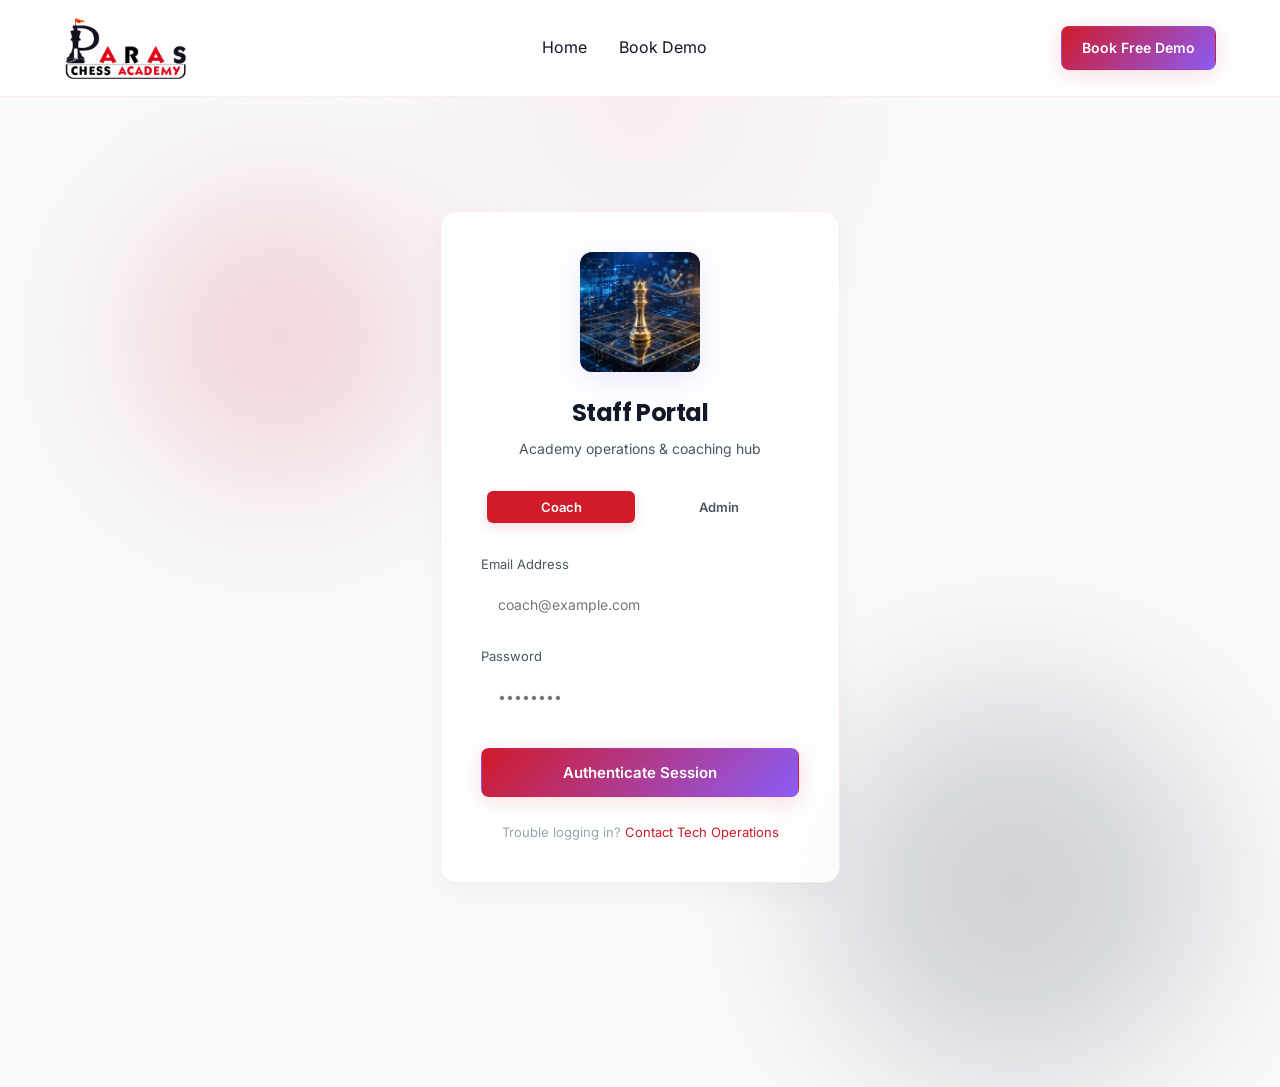
<file: admin.html>
<!DOCTYPE html>
<html lang="en">
<head>
    <meta charset="UTF-8">
    <!-- Google Tag Manager -->
    <script>(function(w,d,s,l,i){w[l]=w[l]||[];w[l].push({'gtm.start':
    new Date().getTime(),event:'gtm.js'});var f=d.getElementsByTagName(s)[0],
    j=d.createElement(s),dl=l!='dataLayer'?'&l='+l:'';j.async=true;j.src=
    'https://www.googletagmanager.com/gtm.js?id='+i+dl;f.parentNode.insertBefore(j,f);
    })(window,document,'script','dataLayer','GTM-MHBG4X3T');</script>
    <!-- End Google Tag Manager -->
    <!-- Meta Pixel Code -->
    <script>
    !function(f,b,e,v,n,t,s)
    {if(f.fbq)return;n=f.fbq=function(){n.callMethod?
    n.callMethod.apply(n,arguments):n.queue.push(arguments)};
    if(!f._fbq)f._fbq=n;n.push=n;n.loaded=!0;n.version='2.0';
    n.queue=[];t=b.createElement(e);t.async=!0;
    t.src=v;s=b.getElementsByTagName(e)[0];
    s.parentNode.insertBefore(t,s)}(window, document,'script',
    'https://connect.facebook.net/en_US/fbevents.js');
    fbq('init', '2219234762223802');
    fbq('track', 'PageView');
    </script>
    <noscript><img height="1" width="1" style="display:none"
    src="https://www.facebook.com/tr?id=2219234762223802&ev=PageView&noscript=1"
    /></noscript>
    <!-- End Meta Pixel Code -->
    <meta name="viewport" content="width=device-width, initial-scale=1.0">
    <title>Admin Dashboard & Management | Parash Chess Academy</title>
    <link rel="stylesheet" href="css/style.css">
    <!-- FontAwesome Vector Icons CDN -->
    <link rel="stylesheet" href="https://cdnjs.cloudflare.com/ajax/libs/font-awesome/6.4.0/css/all.min.css">
    <style>
        /* Custom Premium Slots Multi-Select Dropdown styling */
        .custom-dropdown {
            position: relative;
            width: 100%;
        }
        .dropdown-slot-item {
            display: flex;
            align-items: center;
            gap: 10px;
            padding: 8px 12px;
            border-radius: 6px;
            cursor: pointer;
            transition: all 0.2s;
            color: #4b5563 !important;
            font-size: 13px;
            background: #ffffff;
        }
        .dropdown-slot-item span {
            color: #4b5563 !important;
        }
        .dropdown-slot-item:hover {
            background: #f3f4f6 !important;
            color: #111827 !important;
        }
        .dropdown-slot-item:hover span {
            color: #111827 !important;
        }
        .dropdown-slot-item.checked {
            background: #e5e7eb !important;
            color: #111827 !important;
            border-left: 3px solid var(--primary);
            font-weight: 600;
        }
        .dropdown-slot-item.checked span {
            color: #111827 !important;
            font-weight: 600;
        }
        /* Custom scrollbar for dropdown content */
        #addt-slots-dropdown-content::-webkit-scrollbar {
            width: 6px;
        }
        #addt-slots-dropdown-content::-webkit-scrollbar-track {
            background: #f1f1f1;
            border-radius: 4px;
        }
        #addt-slots-dropdown-content::-webkit-scrollbar-thumb {
            background: #c1c1c1;
            border-radius: 4px;
        }
        #addt-slots-dropdown-content::-webkit-scrollbar-thumb:hover {
            background: #a8a8a8;
        }
    </style>
</head>
<body>
    <!-- Google Tag Manager (noscript) -->
    <noscript><iframe src="https://www.googletagmanager.com/ns.html?id=GTM-MHBG4X3T"
    height="0" width="0" style="display:none;visibility:hidden"></iframe></noscript>
    <!-- End Google Tag Manager (noscript) -->

    <!-- Header Navigation -->
    <header class="header" style="position: static;">
        <div class="container header-container">
            <a href="https://paraschessacademy.com/" class="logo" id="header-logo">
                <img src="images/logo.png" alt="Paras Chess Academy" class="logo-img">
            </a>
            <nav>
                <ul class="nav-links">
                    <li><a href="index.html">Home</a></li>
                    <li><a href="book.html">Book Demo</a></li>
                </ul>
            </nav>
            <div style="font-size: 13px; color: var(--text-secondary); display:flex; align-items:center; gap:8px;">
                <span class="badge badge-success" style="padding:4px 8px;">Admin Console</span>
            </div>
        </div>
    </header>

    <div class="admin-layout">
        <!-- Sidebar Navigation -->
        <aside class="admin-sidebar">
            <div class="sidebar-title">Management</div>
            <ul class="sidebar-nav">
                <li class="sidebar-link active" data-target="sec-dashboard" id="nav-dash">
                    <i class="fa-solid fa-gauge" style="width:16px;"></i>
                    Dashboard Metrics
                </li>
                <li class="sidebar-link" data-target="sec-bookings" id="nav-bookings">
                    <i class="fa-solid fa-calendar-check" style="width:16px;"></i>
                    Booking Management
                </li>
                <li class="sidebar-link" data-target="sec-teachers" id="nav-teachers">
                    <i class="fa-solid fa-user-tie" style="width:16px;"></i>
                    Teacher Rosters
                </li>
                <li class="sidebar-link" data-target="sec-roster" id="nav-roster">
                    <i class="fa-solid fa-calendar-days" style="width:16px;"></i>
                    Daily Roster Planner
                </li>
                <li class="sidebar-link" data-target="sec-pipeline" id="nav-pipeline">
                    <i class="fa-solid fa-square-poll-horizontal" style="width:16px;"></i>
                    CRM Pipeline
                </li>
                <li class="sidebar-link" data-target="sec-reports" id="nav-reports">
                    <i class="fa-solid fa-chart-pie" style="width:16px;"></i>
                    Reports & Analytics
                </li>
                <li class="sidebar-link" data-target="sec-settings" id="nav-settings">
                    <i class="fa-solid fa-gears" style="width:16px;"></i>
                    Security Settings
                </li>
            </ul>
        </aside>

        <!-- Main Content Area -->
        <main class="admin-main">

            <!-- SECTION 1: DASHBOARD CARD METRICS -->
            <section class="admin-section active" id="sec-dashboard">
                <div class="admin-header-row">
                    <h2 style="font-size: 28px;" class="text-gradient">Platform Overview</h2>
                    <span style="font-size:13px; color:var(--text-secondary);" id="live-time-display">Real-Time Sync active</span>
                </div>

                <!-- KPI Metric Widgets -->
                <div class="metrics-grid">
                    <div class="glass-card metric-card">
                        <div class="metric-label">Total Demos Today</div>
                        <div class="metric-value" id="metric-today">0</div>
                        <div class="metric-sub">Scheduled class hours</div>
                    </div>
                    <div class="glass-card metric-card">
                        <div class="metric-label">Pending Reviews</div>
                        <div class="metric-value" id="metric-pending">0</div>
                        <div class="metric-sub">Auto assigned pending check</div>
                    </div>
                    <div class="glass-card metric-card">
                        <div class="metric-label">Completed Classes</div>
                        <div class="metric-value" id="metric-completed">0</div>
                        <div class="metric-sub">Attended by students</div>
                    </div>
                    <div class="glass-card metric-card">
                        <div class="metric-label">Conversion Rate</div>
                        <div class="metric-value" id="metric-conversion">0%</div>
                        <div class="metric-sub">Paid curriculum enrollment</div>
                    </div>
                </div>
            </section>

            <!-- SECTION 2: BOOKING MANAGEMENT GRID -->
            <section class="admin-section" id="sec-bookings">
                <div class="admin-header-row" style="flex-wrap: wrap; gap: 16px;">
                    <h2 style="font-size: 28px;" class="text-gradient">Demo Booking Records</h2>
                    <div style="display:flex; gap:12px; align-items:center; flex-wrap: wrap;">
                        <input type="text" id="booking-search" class="form-control table-search" placeholder="🔍 Search student, parent, coach..." style="margin-bottom:0; width: 260px;">
                        <button type="button" class="btn btn-primary" id="btn-add-student" style="padding: 10px 20px; font-size:13px;">+ Add Student</button>
                    </div>
                </div>

                <div class="glass-card" style="padding:20px;">
                    <div class="table-container">
                        <table class="data-table" id="bookings-table">
                            <thead>
                                <tr>
                                    <th>Student</th>
                                    <th>Schedule (Slot)</th>
                                    <th>Assigned Coach</th>
                                    <th>Tier</th>
                                    <th>Status</th>
                                    <th>CRM Stage</th>
                                    <th>Actions</th>
                                </tr>
                            </thead>
                            <tbody id="bookings-table-body">
                                <!-- Booking rows generated by JS -->
                            </tbody>
                        </table>
                    </div>
                </div>
            </section>

            <!-- SECTION 3: TEACHER MANAGEMENT CONFIG -->
            <section class="admin-section" id="sec-teachers">
                <div class="admin-header-row">
                    <h2 style="font-size: 28px;" class="text-gradient">Coaching Staff Directory</h2>
                    <button type="button" class="btn btn-primary" id="btn-add-teacher">+ Add New Coach</button>
                </div>
                <div class="grid-layout" id="teachers-roster-grid" style="margin-top:20px;"></div>
            </section>

            <!-- SECTION 3.5: DAILY ROSTER PLANNER -->
            <section class="admin-section" id="sec-roster">
                <div class="admin-header-row" style="flex-wrap: wrap; gap: 16px;">
                    <div>
                        <h2 style="font-size: 28px;" class="text-gradient">Daily Roster Planner</h2>
                        <span style="font-size:12px; color:var(--text-secondary);">Set active slots for coaches per date. Unrostered coaches or slots will not be bookable.</span>
                    </div>
                    <div style="display: flex; gap: 12px; align-items: center;">
                        <label for="roster-date-select" style="font-weight:700; font-size:12px; color:var(--text-secondary);">ROSTER DATE:</label>
                        <input type="date" id="roster-date-select" class="form-control" style="width: 160px; height: 38px; padding: 0 10px;">
                    </div>
                </div>

                <div class="glass-card" style="padding:30px;">
                    <div style="display:flex; justify-content:space-between; align-items:center; margin-bottom:20px; flex-wrap:wrap; gap:16px;">
                        <h3 style="font-size:18px;">Roster Details</h3>
                        <div style="display:flex; gap:12px;">
                            <button type="button" class="btn btn-secondary" id="btn-load-roster-defaults" style="padding: 10px 16px; font-size:13px;">🔄 Reset to Defaults</button>
                            <button type="button" class="btn btn-secondary" id="btn-send-roster-briefing" style="padding: 10px 16px; font-size:13px; color: var(--primary); border-color: var(--primary-glow);">✉️ Send Daily Briefing Emails</button>
                            <button type="button" class="btn btn-primary" id="btn-save-roster" style="padding: 10px 20px; font-size:13px;">💾 Save Daily Roster</button>
                        </div>
                    </div>

                    <div id="roster-planner-container" style="display: flex; flex-direction: column; gap: 20px;">
                        <!-- Injected by JavaScript -->
                    </div>
                </div>
            </section>

            <!-- SECTION 4: CRM PIPELINE KANBAN -->
            <section class="admin-section" id="sec-pipeline">
                <div class="admin-header-row">
                    <h2 style="font-size: 28px;" class="text-gradient">Lead Acquisition Pipeline</h2>
                    <span style="font-size:12px; color:var(--text-secondary);">Cycle student conversions smoothly through CRM channels. Click buttons on lead cards to shift columns.</span>
                </div>

                <!-- Kanban Pipeline grid -->
                <div class="crm-pipeline" id="kanban-pipeline-wrapper">
                    <!-- Column 1: New Lead -->
                    <div class="pipeline-col">
                        <div class="pipeline-header">
                            <span>New Lead</span>
                            <span class="pipeline-badge" id="badge-new-lead">0</span>
                        </div>
                        <div class="pipeline-card-list" id="col-new-lead"></div>
                    </div>
                    <!-- Column 2: Demo Booked -->
                    <div class="pipeline-col">
                        <div class="pipeline-header">
                            <span>Demo Booked</span>
                            <span class="pipeline-badge" id="badge-demo-booked">0</span>
                        </div>
                        <div class="pipeline-card-list" id="col-demo-booked"></div>
                    </div>
                    <!-- Column 3: Demo Attended -->
                    <div class="pipeline-col">
                        <div class="pipeline-header">
                            <span>Demo Attended</span>
                            <span class="pipeline-badge" id="badge-demo-attended">0</span>
                        </div>
                        <div class="pipeline-card-list" id="col-demo-attended"></div>
                    </div>
                    <!-- Column 4: Follow up -->
                    <div class="pipeline-col">
                        <div class="pipeline-header">
                            <span>Follow Up</span>
                            <span class="pipeline-badge" id="badge-follow-up">0</span>
                        </div>
                        <div class="pipeline-card-list" id="col-follow-up"></div>
                    </div>
                    <!-- Column 5: Converted -->
                    <div class="pipeline-col">
                        <div class="pipeline-header" style="border-color:#22C55E;">
                            <span style="color:#22C55E;">Converted</span>
                            <span class="pipeline-badge" id="badge-converted" style="background:rgba(34,197,94,0.1); color:#4ADE80;">0</span>
                        </div>
                        <div class="pipeline-card-list" id="col-converted"></div>
                    </div>
                    <!-- Column 6: Lost -->
                    <div class="pipeline-col">
                        <div class="pipeline-header" style="border-color:#EF4444;">
                            <span style="color:#EF4444;">Lost</span>
                            <span class="pipeline-badge" id="badge-lost" style="background:rgba(239,68,68,0.1); color:#F87171;">0</span>
                        </div>
                        <div class="pipeline-card-list" id="col-lost"></div>
                    </div>
                </div>
            </section>

            <!-- SECTION 5: ANALYTICS REPORTS -->
            <section class="admin-section" id="sec-reports">
                <div class="admin-header-row">
                    <h2 style="font-size: 28px;" class="text-gradient">Performance Reports</h2>
                </div>

                <div class="benefits-grid" style="grid-template-columns: repeat(2, 1fr);">
                    <!-- Peak times chart -->
                    <div class="glass-card" style="padding:30px;">
                        <h3 style="font-size:16px; margin-bottom:20px;">Popular Demo Time Slots</h3>
                        <div style="height: 240px; display:flex; align-items:flex-end; gap:20px; border-bottom:1px solid var(--border-color); padding-bottom:10px;" id="reports-bar-chart">
                            <!-- Custom chart bars drawn by JS -->
                        </div>
                        <div style="display:flex; justify-content:space-between; margin-top:10px; font-size:11px; color:var(--text-secondary); display: none;">
                            <span>10:00 AM</span>
                            <span>11:00 AM</span>
                            <span>12:00 PM</span>
                            <span>03:00 PM</span>
                            <span>06:00 PM</span>
                        </div>
                    </div>

                    <!-- Coach rating chart -->
                    <div class="glass-card" style="padding:30px;">
                        <h3 style="font-size:16px; margin-bottom:20px;">Coach Class Allocations</h3>
                        <div style="display:flex; flex-direction:column; gap:16px;" id="reports-horizontal-chart">
                            <!-- Allocation scales drawn by JS -->
                        </div>
                    </div>
                </div>

                <!-- Detailed Data Reports -->
                <div class="glass-card" style="margin-top:20px; padding:30px;">
                    <div style="display:flex; justify-content:space-between; align-items:center; margin-bottom:20px; flex-wrap:wrap; gap:16px;">
                        <h3 style="font-size:18px;">Detailed Candidates Report</h3>
                        <button type="button" class="btn btn-primary" onclick="AdminController.exportDetailedReportsCSV()">📥 Export to CSV</button>
                    </div>
                    <div style="display:flex; gap:16px; margin-bottom:20px; flex-wrap:wrap;">
                        <input type="text" id="report-filter-search" class="form-control" placeholder="Search by Name, Mobile, or Email..." style="flex:1; min-width:200px;">
                        <select id="report-filter-status" class="form-control" style="width:250px;">
                            <option value="">All CRM Statuses</option>
                            <option value="new lead">New Lead</option>
                            <option value="demo booked">Demo Booked</option>
                            <option value="demo attended">Demo Attended</option>
                            <option value="follow up">Follow Up</option>
                            <option value="converted">Converted</option>
                            <option value="lost">Lost</option>
                        </select>
                    </div>
                    <div class="table-container">
                        <table class="data-table" id="detailed-reports-table">
                            <thead>
                                <tr>
                                    <th>Candidate Name</th>
                                    <th>Parent Name</th>
                                    <th>Mobile Number</th>
                                    <th>Email ID</th>
                                    <th>Age</th>
                                    <th>Level</th>
                                    <th>Language</th>
                                    <th>Location</th>
                                    <th>Booking Date</th>
                                    <th>Slot & Timezone</th>
                                    <th>Assigned Coach</th>
                                    <th>CRM Status</th>
                                    <th>Notes</th>
                                </tr>
                            </thead>
                            <tbody id="detailed-reports-table-body">
                                <!-- Generated by JS -->
                            </tbody>
                        </table>
                    </div>
                </div>
            </section>

            <!-- SECTION 6: SECURITY SETTINGS -->
            <section class="admin-section" id="sec-settings">
                <div class="admin-header-row">
                    <h2 style="font-size: 28px;" class="text-gradient">Admin Security Settings</h2>
                </div>

                <div class="glass-card" style="max-width: 500px; padding: 30px; margin-top: 20px;">
                    <h3 style="font-size: 18px; margin-bottom: 20px; color: var(--text-primary);">Update Admin Credentials</h3>
                    
                    <form id="admin-security-form">
                        <div class="form-group" style="margin-bottom: 16px;">
                            <label style="display: block; margin-bottom: 8px; font-size: 13px; font-weight: 600; color: var(--text-secondary);">New Admin Login Email / ID</label>
                            <input type="email" id="settings-admin-email" class="form-control" placeholder="e.g. admin@parashchess.com" required style="width: 100%;">
                        </div>

                        <div class="form-group" style="margin-bottom: 16px;">
                            <label style="display: block; margin-bottom: 8px; font-size: 13px; font-weight: 600; color: var(--text-secondary);">New Password</label>
                            <input type="password" id="settings-admin-password" class="form-control" placeholder="Enter new password" required style="width: 100%;">
                        </div>

                        <div class="form-group" style="margin-bottom: 24px;">
                            <label style="display: block; margin-bottom: 8px; font-size: 13px; font-weight: 600; color: var(--text-secondary);">Confirm New Password</label>
                            <input type="password" id="settings-admin-confirm" class="form-control" placeholder="Confirm new password" required style="width: 100%;">
                        </div>

                        <button type="submit" class="btn btn-primary" style="width: 100%; padding: 12px;">Update Credentials</button>
                    </form>
                </div>
            </section>

        </main>
    </div>

    <!-- RESCHEDULE BOOKING MODAL -->
    <div class="modal-overlay" id="modal-reschedule">
        <div class="glass-card modal-card">
            <div class="modal-header">
                <h3 style="font-size:18px;">Reschedule Demo Class</h3>
                <span class="modal-close" id="modal-close-resched">&times;</span>
            </div>
            <div style="display:flex; flex-direction:column; gap:16px;">
                <div class="form-group">
                    <label>Select Date</label>
                    <input type="date" id="resched-date-input" class="form-control">
                </div>
                <div class="form-group">
                    <label>Select Time Slot</label>
                    <select id="resched-slot-input" class="form-control">
                        <!-- Generated dynamically by JS -->
                    </select>
                </div>
                <button type="button" class="btn btn-primary" id="btn-save-resched" style="margin-top:10px;">Save Reschedule Plan</button>
            </div>
        </div>
    </div>

    <!-- REASSIGN TEACHER MODAL -->
    <div class="modal-overlay" id="modal-reassign">
        <div class="glass-card modal-card">
            <div class="modal-header">
                <h3 style="font-size:18px;">Override Coach Assignment</h3>
                <span class="modal-close" id="modal-close-reassign">&times;</span>
            </div>
            <div style="display:flex; flex-direction:column; gap:16px;">
                <div class="form-group">
                    <label>Available Coaches</label>
                    <select id="reassign-teacher-select" class="form-control">
                        <!-- Options generated dynamically by JS -->
                    </select>
                </div>
                <button type="button" class="btn btn-primary" id="btn-save-reassign" style="margin-top:10px;">Reassign Coach</button>
            </div>
        </div>
    </div>

    <!-- ADD NEW TEACHER MODAL -->
    <div class="modal-overlay" id="modal-add-teacher" style="overflow-y: auto;">
        <div class="glass-card modal-card" style="overflow: visible; margin: 40px auto;">
            <div class="modal-header">
                <h3 style="font-size:18px;">Add New Chess Coach</h3>
                <span class="modal-close" id="modal-close-addt">&times;</span>
            </div>
            <form id="add-teacher-form">
                <div style="display:flex; flex-direction:column; gap:12px;">
                    <div class="form-group">
                        <label>Coach Full Name</label>
                        <input type="text" id="addt-name" class="form-control" placeholder="e.g. Ramesh Kumar" required>
                    </div>
                    <div class="form-group">
                        <label>Coach Photo (Upload)</label>
                        <div style="display:flex; align-items:center; gap:12px; margin-top:4px;">
                            <img id="addt-avatar-preview" src="https://images.unsplash.com/photo-1544717305-2782549b5136?auto=format&fit=crop&q=80&w=120" style="width:48px; height:48px; border-radius:50%; border:2px solid var(--primary); object-fit:cover; display:none; box-shadow:0 0 10px rgba(139, 92, 246, 0.2);">
                            <input type="file" id="addt-avatar" class="form-control" accept="image/*" required style="padding:6px; flex:1;">
                        </div>
                    </div>
                    <div class="form-group">
                        <label>Email Address</label>
                        <input type="email" id="addt-email" class="form-control" placeholder="e.g. coach@example.com" required>
                    </div>
                    <div class="form-group">
                        <label style="display:flex; justify-content:space-between; align-items:center;">
                            <span>Initial Password</span>
                            <button type="button" class="btn-gen-pass" id="btn-gen-pass-teacher" style="background:none; border:none; color:var(--primary); font-size:11px; font-weight:600; cursor:pointer;"><i class="fa-solid fa-wand-magic-sparkles"></i> Generate Password</button>
                        </label>
                        <input type="text" id="addt-password" class="form-control" placeholder="e.g. master123" required>
                    </div>
                    <div class="form-group">
                        <label>Phone Number</label>
                        <input type="tel" id="addt-phone" class="form-control" placeholder="e.g. +91 98765 43210" required>
                    </div>
                    <div class="form-group">
                        <label>Experience / Credentials</label>
                        <select id="addt-exp" class="form-control" required>
                            <option value="" disabled selected>Select Experience</option>
                            <option value="1 Year">1 Year</option>
                            <option value="2 Years">2 Years</option>
                            <option value="3 Years">3 Years</option>
                            <option value="4 Years">4 Years</option>
                            <option value="5 Years">5 Years</option>
                            <option value="6 Years">6 Years</option>
                            <option value="7 Years">7 Years</option>
                            <option value="8 Years">8 Years</option>
                            <option value="9 Years">9 Years</option>
                            <option value="10+ Years">10+ Years</option>
                            <option value="FIDE Rated Coach">FIDE Rated Coach</option>
                            <option value="FIDE Master (FM)">FIDE Master (FM)</option>
                            <option value="International Master (IM)">International Master (IM)</option>
                            <option value="Grandmaster (GM)">Grandmaster (GM)</option>
                        </select>
                    </div>
                    <div class="form-group">
                        <label style="margin-bottom: 6px; display: block;">Languages</label>
                        <div style="display: flex; flex-wrap: wrap; gap: 14px; background: #ffffff; padding: 12px; border: 1px solid #d1d5db; border-radius: 8px;">
                            <label style="display: flex; align-items: center; gap: 6px; font-size: 13px; font-weight: normal; cursor: pointer; color: #374151;">
                                <input type="checkbox" name="addt-lang-checkbox" value="English"> English
                            </label>
                            <label style="display: flex; align-items: center; gap: 6px; font-size: 13px; font-weight: normal; cursor: pointer; color: #374151;">
                                <input type="checkbox" name="addt-lang-checkbox" value="Hindi"> Hindi
                            </label>
                            <label style="display: flex; align-items: center; gap: 6px; font-size: 13px; font-weight: normal; cursor: pointer; color: #374151;">
                                <input type="checkbox" name="addt-lang-checkbox" value="Marathi"> Marathi
                            </label>
                            <label style="display: flex; align-items: center; gap: 6px; font-size: 13px; font-weight: normal; cursor: pointer; color: #374151;">
                                <input type="checkbox" name="addt-lang-checkbox" value="Gujarati"> Gujarati
                            </label>
                            <label style="display: flex; align-items: center; gap: 6px; font-size: 13px; font-weight: normal; cursor: pointer; color: #374151;">
                                <input type="checkbox" name="addt-lang-checkbox" value="Tamil"> Tamil
                            </label>
                            <label style="display: flex; align-items: center; gap: 6px; font-size: 13px; font-weight: normal; cursor: pointer; color: #374151;">
                                <input type="checkbox" name="addt-lang-checkbox" value="Telugu"> Telugu
                            </label>
                            <label style="display: flex; align-items: center; gap: 6px; font-size: 13px; font-weight: normal; cursor: pointer; color: #374151;">
                                <input type="checkbox" name="addt-lang-checkbox" value="Kannada"> Kannada
                            </label>
                            <label style="display: flex; align-items: center; gap: 6px; font-size: 13px; font-weight: normal; cursor: pointer; color: #374151;">
                                <input type="checkbox" name="addt-lang-checkbox" value="Bengali"> Bengali
                            </label>
                            <label style="display: flex; align-items: center; gap: 6px; font-size: 13px; font-weight: normal; cursor: pointer; color: #374151;">
                                <input type="checkbox" name="addt-lang-checkbox" value="Punjabi"> Punjabi
                            </label>
                        </div>
                    </div>
                    <div class="form-group">
                        <label style="margin-bottom: 6px; display: block;">Expertise Levels</label>
                        <div style="display: flex; flex-wrap: wrap; gap: 14px; background: #ffffff; padding: 12px; border: 1px solid #d1d5db; border-radius: 8px;">
                            <label style="display: flex; align-items: center; gap: 6px; font-size: 13px; font-weight: normal; cursor: pointer; color: #374151;">
                                <input type="checkbox" name="addt-level-checkbox" value="Beginner"> Beginner
                            </label>
                            <label style="display: flex; align-items: center; gap: 6px; font-size: 13px; font-weight: normal; cursor: pointer; color: #374151;">
                                <input type="checkbox" name="addt-level-checkbox" value="Intermediate"> Intermediate
                            </label>
                            <label style="display: flex; align-items: center; gap: 6px; font-size: 13px; font-weight: normal; cursor: pointer; color: #374151;">
                                <input type="checkbox" name="addt-level-checkbox" value="Advanced"> Advanced
                            </label>
                        </div>
                    </div>
                    <div class="form-group">
                        <label style="margin-bottom: 8px; display: block;">Available Slots</label>
                        <div class="custom-dropdown" id="addt-slots-dropdown">
                            <button type="button" id="addt-slots-dropdown-btn" class="form-control" style="display: flex; justify-content: space-between; align-items: center; cursor: pointer; text-align: left; background: #ffffff; border: 1px solid #d1d5db; border-radius: 8px; padding: 10px 14px; width: 100%; color: #374151; transition: all 0.3s;">
                                <span id="addt-slots-selected-text">Select Available Slots</span>
                                <i class="fa-solid fa-chevron-down" style="font-size: 12px; transition: transform 0.2s;"></i>
                            </button>
                            <div id="addt-slots-dropdown-content" style="display: none; position: absolute; top: calc(100% + 6px); left: 0; right: 0; background: #ffffff; border: 1px solid #d1d5db; border-radius: 8px; max-height: 200px; overflow-y: auto; z-index: 1000; padding: 8px; box-shadow: 0 10px 25px rgba(0,0,0,0.1);">
                                <div style="display: flex; flex-direction: column; gap: 4px;">
                                    <!-- Generated dynamically by JS -->
                                </div>
                            </div>
                        </div>
                    </div>
                    <button type="submit" class="btn btn-primary" style="margin-top:10px;">Save Profile</button>
                </div>
            </form>
        </div>
    </div>

    <!-- ADD NEW STUDENT MODAL -->
    <div class="modal-overlay" id="modal-add-student" style="overflow-y: auto;">
        <div class="glass-card modal-card" style="overflow: visible; margin: 40px auto; max-width: 600px; width: 95%;">
            <div class="modal-header">
                <h3 style="font-size:18px;">Add Student & Book Demo Class</h3>
                <span class="modal-close" id="modal-close-adds">&times;</span>
            </div>
            <form id="add-student-form">
                <div style="display:grid; grid-template-columns:minmax(0, 1fr) minmax(0, 1fr); gap:16px;" id="add-student-grid">
                    <div class="form-group">
                        <label>Student Full Name</label>
                        <input type="text" id="adds-name" class="form-control" placeholder="e.g. Kabir Mehta" required>
                    </div>
                    <div class="form-group">
                        <label>Parent Full Name</label>
                        <input type="text" id="adds-parent" class="form-control" placeholder="e.g. Rajesh Mehta" required>
                    </div>
                    <div class="form-group">
                        <label>Email Address (Login ID)</label>
                        <input type="email" id="adds-email" class="form-control" placeholder="e.g. kabir@gmail.com" required>
                    </div>
                    <div class="form-group">
                        <label>Mobile Number</label>
                        <input type="tel" id="adds-phone" class="form-control" placeholder="e.g. +91 98765 43210" required>
                    </div>
                    <div class="form-group">
                        <label>Student Age</label>
                        <input type="number" id="adds-age" class="form-control" min="5" max="25" placeholder="e.g. 9" required>
                    </div>
                    <div class="form-group">
                        <label>Grade (optional)</label>
                        <input type="text" id="adds-grade" class="form-control" placeholder="e.g. 4th Grade">
                    </div>
                    <div class="form-group">
                        <label>Chess Experience Level</label>
                        <select id="adds-level" class="form-control" required>
                            <option value="Beginner" selected>Beginner</option>
                            <option value="Intermediate">Intermediate</option>
                            <option value="Advanced">Advanced</option>
                        </select>
                    </div>
                    <div class="form-group">
                        <label>Preferred Language</label>
                        <select id="adds-language" class="form-control" required>
                            <option value="English" selected>English</option>
                            <option value="Hindi">Hindi</option>
                            <option value="Gujarati">Gujarati</option>
                        </select>
                    </div>
                    <div class="form-group">
                        <label>Preferred Timezone</label>
                        <select id="adds-timezone" class="form-control" required>
                            <option value="GMT+5:30" selected>GMT+5:30 (IST)</option>
                            <option value="GMT-7:00">GMT-7:00 (PST)</option>
                            <option value="GMT+1:00">GMT+1:00 (BST)</option>
                        </select>
                    </div>
                    <div class="form-group" style="display:grid; grid-template-columns:minmax(0, 1fr) minmax(0, 1fr); gap:8px;">
                        <div>
                            <label>City</label>
                            <input type="text" id="adds-city" class="form-control" placeholder="Mumbai" required>
                        </div>
                        <div>
                            <label>Country</label>
                            <input type="text" id="adds-country" class="form-control" placeholder="India" required>
                        </div>
                    </div>
                    <div class="form-group">
                        <label>Booking Date</label>
                        <input type="date" id="adds-date" class="form-control" required>
                    </div>
                    <div class="form-group">
                        <label>Booking Time Slot</label>
                        <select id="adds-slot" class="form-control" required>
                            <!-- Generated dynamically by JS -->
                        </select>
                    </div>
                    <div class="form-group" style="grid-column: span 2;">
                        <label style="display:flex; justify-content:space-between; align-items:center;">
                            <span>Account Password</span>
                            <button type="button" class="btn-gen-pass" id="btn-gen-pass-student" style="background:none; border:none; color:var(--primary); font-size:11px; font-weight:600; cursor:pointer;"><i class="fa-solid fa-wand-magic-sparkles"></i> Generate Password</button>
                        </label>
                        <input type="text" id="adds-password" class="form-control" placeholder="Generate or enter student portal password" required>
                    </div>
                    <div class="form-group" style="grid-column: span 2;">
                        <label>Assign Chess Coach</label>
                        <select id="adds-teacher" class="form-control" required>
                            <!-- Populated dynamically by JS -->
                        </select>
                    </div>
                </div>
                <button type="submit" class="btn btn-primary" style="width: 100%; margin-top:20px; padding: 12px;">Schedule Class & Create Account</button>
            </form>
        </div>
    </div>

    <!-- VIEW STUDENT DETAILS MODAL -->
    <div class="modal-overlay" id="modal-student-details">
        <div class="glass-card modal-card" style="max-width: 650px; width: 95%;">
            <div class="modal-header">
                <h3 style="font-size:18px;">Student & Demo Details</h3>
                <span class="modal-close" id="modal-close-student-details">&times;</span>
            </div>
            <div id="student-details-content" style="max-height: 480px; overflow-y: auto; display: flex; flex-direction: column; gap: 16px; font-size: 14px; text-align: left; padding-right: 8px;">
                <!-- Loaded dynamically by JS -->
            </div>
        </div>
    </div>

    <!-- VIEW TEACHER DETAILS MODAL -->
    <div class="modal-overlay" id="modal-teacher-details">
        <div class="glass-card modal-card" style="max-width: 700px; width: 95%;">
            <div class="modal-header">
                <h3 style="font-size:18px;">Coach Demo Statistics</h3>
                <span class="modal-close" id="modal-close-teacher-details">&times;</span>
            </div>
            <div id="teacher-details-content" style="max-height: 550px; overflow-y: auto; display: flex; flex-direction: column; gap: 16px; font-size: 14px; text-align: left; padding-right: 8px;">
                <!-- Loaded dynamically by JS -->
            </div>
        </div>
    </div>

    <!-- Shared Scripts -->
    <script src="js/db.js?v=4.0"></script>
    <script src="js/auth.js?v=4.0"></script>
    <script src="js/app.js?v=4.0"></script>
    <script src="js/admin.js?v=4.0"></script>
</body>
</html>
</file>
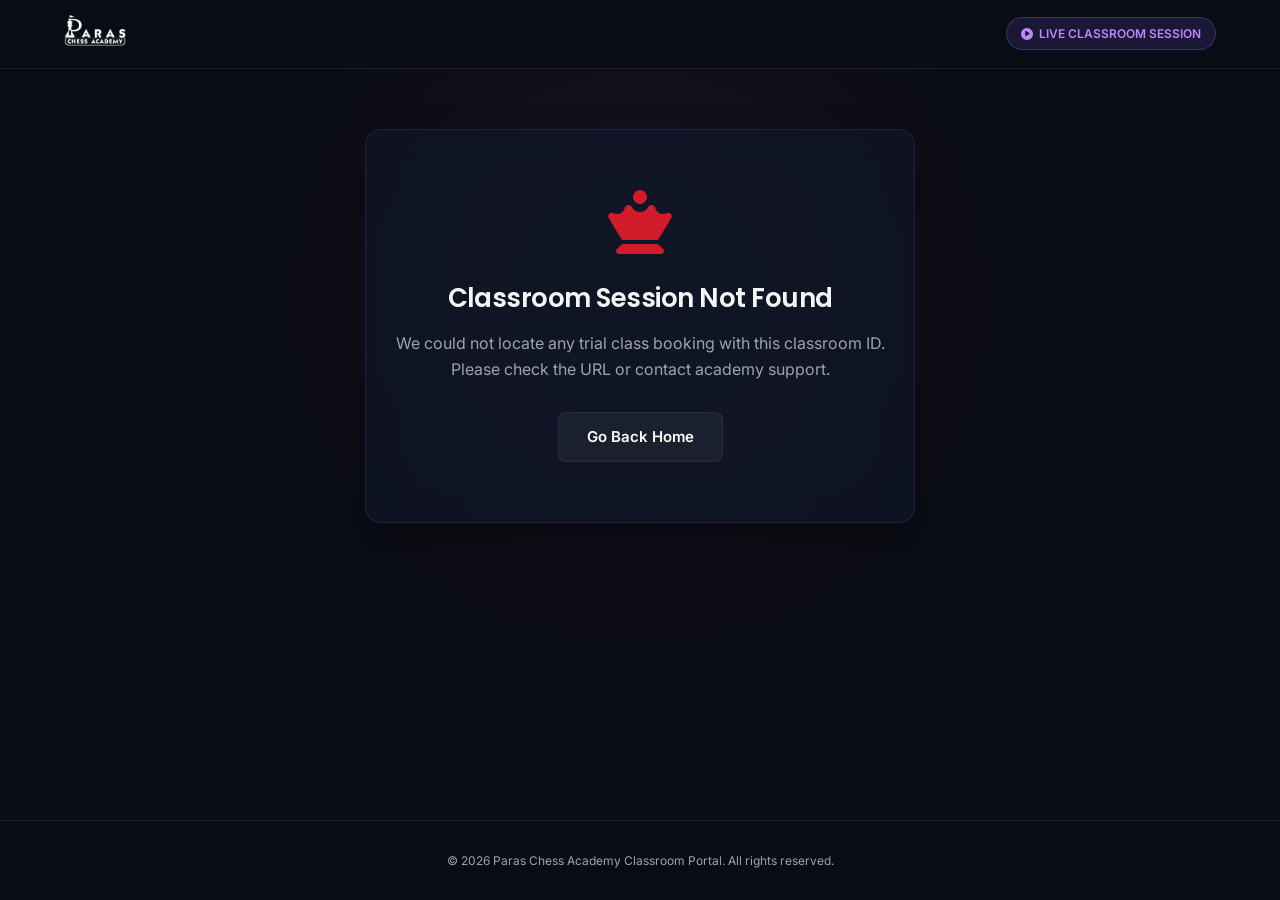
<file: classroom.html>
<!DOCTYPE html>
<html lang="en">
<head>
    <meta charset="UTF-8">
    <!-- Google Tag Manager -->
    <script>(function(w,d,s,l,i){w[l]=w[l]||[];w[l].push({'gtm.start':
    new Date().getTime(),event:'gtm.js'});var f=d.getElementsByTagName(s)[0],
    j=d.createElement(s),dl=l!='dataLayer'?'&l='+l:'';j.async=true;j.src=
    'https://www.googletagmanager.com/gtm.js?id='+i+dl;f.parentNode.insertBefore(j,f);
    })(window,document,'script','dataLayer','GTM-MHBG4X3T');</script>
    <!-- End Google Tag Manager -->
    <!-- Meta Pixel Code -->
    <script>
    !function(f,b,e,v,n,t,s)
    {if(f.fbq)return;n=f.fbq=function(){n.callMethod?
    n.callMethod.apply(n,arguments):n.queue.push(arguments)};
    if(!f._fbq)f._fbq=n;n.push=n;n.loaded=!0;n.version='2.0';
    n.queue=[];t=b.createElement(e);t.async=!0;
    t.src=v;s=b.getElementsByTagName(e)[0];
    s.parentNode.insertBefore(t,s)}(window, document,'script',
    'https://connect.facebook.net/en_US/fbevents.js');
    fbq('init', '2219234762223802');
    fbq('track', 'PageView');
    </script>
    <noscript><img height="1" width="1" style="display:none"
    src="https://www.facebook.com/tr?id=2219234762223802&ev=PageView&noscript=1"
    /></noscript>
    <!-- End Meta Pixel Code -->
    <meta name="viewport" content="width=device-width, initial-scale=1.0">
    <title>Video Classroom Portal | Paras Chess Academy</title>
    <link rel="stylesheet" href="css/style.css">
    <!-- FontAwesome Vector Icons CDN -->
    <link rel="stylesheet" href="https://cdnjs.cloudflare.com/ajax/libs/font-awesome/6.4.0/css/all.min.css">
    <style>
        :root {
            --classroom-bg: #090D16;
            --classroom-card: rgba(17, 24, 39, 0.7);
            --classroom-border: rgba(139, 92, 246, 0.15);
            --classroom-glow: rgba(139, 92, 246, 0.25);
            --classroom-text-primary: #F3F4F6;
            --classroom-text-secondary: #9CA3AF;
        }

        body.classroom-body {
            background-color: var(--classroom-bg);
            color: var(--classroom-text-primary);
            min-height: 100vh;
            display: flex;
            flex-direction: column;
            position: relative;
        }

        body.classroom-body::before {
            content: '';
            position: absolute;
            width: 800px;
            height: 800px;
            top: -100px;
            left: 50%;
            transform: translateX(-50%);
            background: radial-gradient(circle, rgba(139, 92, 246, 0.08) 0%, rgba(209, 26, 42, 0.03) 50%, transparent 70%);
            z-index: -1;
            pointer-events: none;
        }

        .classroom-container {
            max-width: 1100px;
            margin: 60px auto 100px;
            padding: 0 24px;
            flex: 1;
        }

        .classroom-glass-card {
            background: var(--classroom-card);
            backdrop-filter: blur(16px);
            -webkit-backdrop-filter: blur(16px);
            border: 1px solid var(--classroom-border);
            border-radius: var(--radius-md);
            box-shadow: 0 20px 40px rgba(0, 0, 0, 0.4);
            padding: 40px;
            margin-bottom: 30px;
        }

        .classroom-header {
            display: flex;
            justify-content: space-between;
            align-items: center;
            border-bottom: 1px solid var(--classroom-border);
            padding-bottom: 24px;
            margin-bottom: 32px;
            flex-wrap: wrap;
            gap: 20px;
        }

        .classroom-badge {
            background: rgba(139, 92, 246, 0.15);
            color: #C084FC;
            border: 1px solid rgba(139, 92, 246, 0.3);
            padding: 6px 14px;
            font-size: 12px;
            font-weight: 600;
            border-radius: 50px;
            display: inline-flex;
            align-items: center;
            gap: 6px;
        }

        .class-grid {
            display: grid;
            grid-template-columns: 1.2fr 1fr;
            gap: 32px;
        }

        @media (max-width: 768px) {
            .class-grid {
                grid-template-columns: 1fr;
            }
        }

        .class-panel-title {
            font-size: 18px;
            font-weight: 700;
            margin-bottom: 20px;
            color: #C084FC;
            display: flex;
            align-items: center;
            gap: 8px;
        }

        .detail-item {
            background: rgba(255, 255, 255, 0.02);
            border: 1px solid rgba(255, 255, 255, 0.04);
            border-radius: var(--radius-sm);
            padding: 16px;
            margin-bottom: 16px;
            display: flex;
            align-items: center;
            gap: 16px;
        }

        .detail-icon {
            font-size: 20px;
            color: var(--primary);
            width: 40px;
            height: 40px;
            display: flex;
            align-items: center;
            justify-content: center;
            background: rgba(209, 26, 42, 0.1);
            border-radius: 50%;
        }

        .detail-label {
            font-size: 11px;
            color: var(--classroom-text-secondary);
            text-transform: uppercase;
            letter-spacing: 0.05em;
        }

        .detail-val {
            font-size: 15px;
            font-weight: 600;
            color: var(--classroom-text-primary);
        }

        .launch-box {
            background: rgba(255, 255, 255, 0.02);
            border: 1px solid rgba(255, 255, 255, 0.05);
            border-radius: var(--radius-md);
            padding: 24px;
            margin-bottom: 24px;
            position: relative;
            overflow: hidden;
            transition: var(--transition);
        }

        .launch-box:hover {
            border-color: rgba(139, 92, 246, 0.3);
            box-shadow: 0 10px 25px rgba(139, 92, 246, 0.05);
        }

        .launch-box.premium-highlight {
            border-color: rgba(34, 197, 94, 0.3);
            background: radial-gradient(circle at top right, rgba(34, 197, 94, 0.03) 0%, transparent 70%);
        }
        
        .launch-box.premium-highlight:hover {
            border-color: rgba(34, 197, 94, 0.5);
            box-shadow: 0 10px 25px rgba(34, 197, 94, 0.05);
        }

        .launch-title {
            font-size: 16px;
            font-weight: 600;
            margin-bottom: 8px;
            display: flex;
            align-items: center;
            gap: 8px;
        }

        .launch-desc {
            font-size: 12px;
            color: var(--classroom-text-secondary);
            line-height: 1.5;
            margin-bottom: 20px;
        }

        .btn-launch-jitsi {
            background: linear-gradient(135deg, #10B981 0%, #059669 100%);
            color: #FFF;
            box-shadow: 0 4px 15px rgba(16, 185, 129, 0.25);
            width: 100%;
            padding: 14px;
            font-weight: 700;
        }
        
        .btn-launch-jitsi:hover {
            transform: translateY(-2px);
            box-shadow: 0 6px 20px rgba(16, 185, 129, 0.4);
        }

        .btn-launch-meet {
            background: linear-gradient(135deg, #3B82F6 0%, #2563EB 100%);
            color: #FFF;
            box-shadow: 0 4px 15px rgba(59, 130, 246, 0.25);
            width: 100%;
            padding: 14px;
            font-weight: 700;
        }

        .btn-launch-meet:hover {
            transform: translateY(-2px);
            box-shadow: 0 6px 20px rgba(59, 130, 246, 0.4);
        }

        .input-meet-link {
            width: 100%;
            background: rgba(0, 0, 0, 0.3);
            border: 1px solid var(--classroom-border);
            border-radius: var(--radius-sm);
            padding: 12px;
            color: #FFF;
            font-size: 13px;
            margin-bottom: 12px;
            transition: var(--transition);
        }

        .input-meet-link:focus {
            border-color: #A78BFA;
            box-shadow: 0 0 10px rgba(167, 139, 250, 0.2);
        }

        .alert-banner {
            background: rgba(245, 158, 11, 0.08);
            border: 1px solid rgba(245, 158, 11, 0.2);
            border-radius: var(--radius-sm);
            padding: 12px 16px;
            font-size: 12px;
            color: #FBBF24;
            display: flex;
            gap: 12px;
            align-items: flex-start;
            line-height: 1.5;
            margin-bottom: 16px;
        }

        .alert-banner i {
            margin-top: 2px;
            font-size: 14px;
        }

        .classroom-header-logo img {
            height: 36px;
            filter: brightness(0) invert(1);
        }
    </style>
</head>
<body class="classroom-body">
    <!-- Google Tag Manager (noscript) -->
    <noscript><iframe src="https://www.googletagmanager.com/ns.html?id=GTM-MHBG4X3T"
    height="0" width="0" style="display:none;visibility:hidden"></iframe></noscript>
    <!-- End Google Tag Manager (noscript) -->

    <!-- Header Navigation -->
    <header class="header" style="border-bottom: 1px solid var(--classroom-border); background: rgba(9, 13, 22, 0.8);">
        <div class="container header-container">
            <a href="index.html" class="classroom-header-logo">
                <img src="images/logo.png" alt="Paras Chess Academy">
            </a>
            <span class="classroom-badge">
                <i class="fa-solid fa-circle-play"></i> LIVE CLASSROOM SESSION
            </span>
        </div>
    </header>

    <div class="classroom-container">
        
        <!-- Not Found View -->
        <div id="classroom-not-found" class="classroom-glass-card" style="display:none; text-align:center; padding: 60px 24px;">
            <i class="fa-solid fa-chess-queen" style="font-size: 64px; color: var(--primary); margin-bottom: 24px; display:block;"></i>
            <h2 style="font-size: 26px; margin-bottom: 12px;">Classroom Session Not Found</h2>
            <p style="color:var(--classroom-text-secondary); max-width: 500px; margin: 0 auto 30px;">
                We could not locate any trial class booking with this classroom ID. Please check the URL or contact academy support.
            </p>
            <a href="index.html" class="btn btn-secondary" style="background: rgba(255,255,255,0.05); color: #FFF; border-color: var(--classroom-border);">
                Go Back Home
            </a>
        </div>

        <!-- Main Classroom Dashboard View -->
        <div id="classroom-dashboard" class="classroom-glass-card" style="display:none;">
            
            <div class="classroom-header">
                <div>
                    <span style="font-size:12px; color:var(--classroom-text-secondary); font-weight:600; text-transform:uppercase; letter-spacing:0.05em; display:block; margin-bottom:4px;">
                        Interactive Chess Training Session
                    </span>
                    <h1 style="font-size: 28px; margin: 0; color: #FFF;" id="class-title-name">Candidate Classroom</h1>
                </div>
                <div style="text-align: right;" id="classroom-schedule-box">
                    <span id="class-badge-status"></span>
                </div>
            </div>

            <div class="class-grid">
                
                <!-- Left Side: Session details & instructions -->
                <div>
                    <h3 class="class-panel-title">
                        <i class="fa-solid fa-chess-board"></i> Session Details
                    </h3>

                    <div class="detail-item">
                        <div class="detail-icon"><i class="fa-solid fa-user-graduate"></i></div>
                        <div>
                            <div class="detail-label">Student / Candidate</div>
                            <div class="detail-val" id="detail-student">Student Name</div>
                        </div>
                    </div>

                    <div class="detail-item">
                        <div class="detail-icon"><i class="fa-solid fa-chalkboard-user"></i></div>
                        <div>
                            <div class="detail-label">Assigned Chess Coach</div>
                            <div class="detail-val" id="detail-coach">Coach Name</div>
                        </div>
                    </div>

                    <div class="detail-item">
                        <div class="detail-icon"><i class="fa-solid fa-calendar-day"></i></div>
                        <div>
                            <div class="detail-label">Date & Time</div>
                            <div class="detail-val" id="detail-time">Date & Time Slot</div>
                        </div>
                    </div>

                    <div class="detail-item">
                        <div class="detail-icon"><i class="fa-solid fa-circle-info"></i></div>
                        <div>
                            <div class="detail-label">Languages & Level</div>
                            <div class="detail-val" id="detail-specs">English • Beginner</div>
                        </div>
                    </div>

                    <div style="background:rgba(139, 92, 246, 0.04); border: 1px dashed var(--classroom-border); border-radius: var(--radius-sm); padding: 20px; margin-top: 30px;">
                        <h4 style="font-size:14px; margin-bottom:10px; color:#FFF; display:flex; align-items:center; gap:6px;">
                            <i class="fa-solid fa-lightbulb" style="color:#FBBF24;"></i> Quick Classroom Rules
                        </h4>
                        <ul style="font-size:12px; color:var(--classroom-text-secondary); padding-left:18px; line-height:1.8;">
                            <li>Please use a Laptop or PC for a better interactive chessboard experience.</li>
                            <li>Enable your Webcam and Microphone before entering the video call.</li>
                            <li>Have a notebook ready to write down opening principles and tactics.</li>
                            <li>If using Google Meet, ensure the coach is active and admits you.</li>
                        </ul>
                    </div>
                </div>

                <!-- Right Side: Video Conference Launch Channels -->
                <div>
                    <h3 class="class-panel-title">
                        <i class="fa-solid fa-video"></i> Video Classroom Launchpad
                    </h3>

                    <!-- Option 1: Google Meet Classroom -->
                    <div class="launch-box" id="meet-launch-box" style="border-color: rgba(59, 130, 246, 0.2); position: relative; margin-bottom: 24px;">
                        <h4 class="launch-title" style="color:#3B82F6;">
                            <i class="fa-brands fa-google"></i> Google Meet Classroom
                        </h4>
                        <p class="launch-desc">
                            Join the class using Google Meet. Real Google Meet room codes must be activated and updated below.
                        </p>

                        <!-- Alert message for student if link is placeholder -->
                        <div id="meet-placeholder-banner" class="alert-banner" style="display:none;">
                            <i class="fa-solid fa-triangle-exclamation"></i>
                            <div>
                                <strong>Waiting for Coach:</strong> The current link is an inactive placeholder. Please ask your Chess Coach to update it or check the Zoom Classroom option below.
                            </div>
                        </div>

                        <!-- Update field for Teachers / Admins -->
                        <div id="meet-staff-panel" style="display:none; background:rgba(0,0,0,0.2); border:1px solid var(--classroom-border); padding:16px; border-radius:var(--radius-sm); margin-bottom:16px;">
                            <span style="font-size:11px; color:#3B82F6; font-weight:600; display:block; margin-bottom:8px; text-transform:uppercase;">Google Meet Control Panel</span>
                            <div style="margin-bottom:12px;">
                                <a href="https://meet.google.com/new" target="_blank" class="btn btn-secondary" style="width:100%; padding:8px 12px; font-size:12px; background:rgba(59, 130, 246, 0.1); border-color:rgba(59, 130, 246, 0.4); color:#60A5FA; text-decoration:none; display:inline-flex; align-items:center; justify-content:center; gap:6px;">
                                    <i class="fa-solid fa-square-plus"></i> Step 1: Create Real Google Meet Link
                                </a>
                                <span style="font-size:10px; color:var(--classroom-text-secondary); display:block; margin-top:4px;">(Opens Google Meet in new tab to start an instant active classroom)</span>
                            </div>
                            <label style="font-size:11px; color:var(--classroom-text-secondary); display:block; margin-bottom:6px;">Step 2: Paste Copied Link Here:</label>
                            <input type="text" id="meet-url-input" class="input-meet-link" placeholder="https://meet.google.com/abc-defg-hij">
                            <button type="button" class="btn btn-primary" id="btn-save-meet-url" style="width:100%; padding:8px 12px; font-size:12px;">
                                <i class="fa-solid fa-floppy-disk"></i> Step 3: Update Meet Link for Student
                            </button>
                        </div>

                        <!-- Active join Google Meet Button -->
                        <a href="" target="_blank" class="btn btn-launch-meet" id="btn-meet-link">
                            <i class="fa-solid fa-video"></i> Enter Google Meet
                        </a>
                    </div>

                    <!-- Option 2: Zoom Meeting Classroom -->
                    <div class="launch-box" id="zoom-launch-box" style="border-color: rgba(45, 140, 255, 0.2); position: relative;">
                        <h4 class="launch-title" style="color:#2D8CFF;">
                            <i class="fa-solid fa-video"></i> Zoom Meeting Classroom
                        </h4>
                        <p class="launch-desc">
                            Join the class using Zoom. Real Zoom meeting links can be generated automatically via API or pasted below.
                        </p>

                        <!-- Alert message for student if link is placeholder -->
                        <div id="zoom-placeholder-banner" class="alert-banner" style="display:none; background: rgba(45, 140, 255, 0.08); border-color: rgba(45, 140, 255, 0.2); color: #8EC5FC;">
                            <i class="fa-solid fa-triangle-exclamation"></i>
                            <div>
                                <strong>Waiting for Coach:</strong> The current link is not active yet. Please ask your Chess Coach to update it or check the Google Meet option above.
                            </div>
                        </div>

                        <!-- Update field for Teachers / Admins -->
                        <div id="zoom-staff-panel" style="display:none; background:rgba(0,0,0,0.2); border:1px solid var(--classroom-border); padding:16px; border-radius:var(--radius-sm); margin-bottom:16px;">
                            <span style="font-size:11px; color:#2D8CFF; font-weight:600; display:block; margin-bottom:8px; text-transform:uppercase;">Zoom Control Panel</span>
                            
                            <div style="margin-bottom:12px;">
                                <button type="button" class="btn" id="btn-api-zoom-create" style="width:100%; padding:8px 12px; font-size:12px; background:linear-gradient(135deg, #2D8CFF 0%, #1A73E8 100%); border:none; color:#FFF; font-weight: 700; cursor: pointer; display: flex; align-items: center; justify-content: center; gap: 6px; border-radius: 4px;">
                                    <i class="fa-solid fa-bolt"></i> Generate Zoom Meeting via API
                                </button>
                                <span style="font-size:10px; color:var(--classroom-text-secondary); display:block; margin-top:4px;">(Uses configured API credentials to automatically create a meeting)</span>
                            </div>
                            
                            <label style="font-size:11px; color:var(--classroom-text-secondary); display:block; margin-bottom:6px;">Or Paste Manual Zoom Link Here:</label>
                            <input type="text" id="zoom-url-input" class="input-meet-link" placeholder="https://us02web.zoom.us/j/1234567890?pwd=...">
                            
                            <button type="button" class="btn btn-primary" id="btn-save-zoom-url" style="width:100%; padding:8px 12px; font-size:12px; background: #2D8CFF; border-color: #2D8CFF;">
                                <i class="fa-solid fa-floppy-disk"></i> Update Zoom Link for Student
                            </button>
                        </div>

                        <!-- Active join Zoom Button -->
                        <a href="" target="_blank" class="btn btn-launch-meet" id="btn-zoom-link" style="background: linear-gradient(135deg, #2D8CFF 0%, #1A73E8 100%); box-shadow: 0 4px 15px rgba(45, 140, 255, 0.25);">
                            <i class="fa-solid fa-video"></i> Enter Zoom Meeting
                        </a>
                    </div>
                </div>

            </div>

            <!-- Back to dashboard footer link -->
            <div style="border-top:1px solid var(--classroom-border); padding-top:20px; margin-top:30px; text-align:center;">
                <a href="" id="btn-classroom-back" class="btn btn-secondary" style="background: rgba(255,255,255,0.03); border-color: rgba(255,255,255,0.06); color: var(--classroom-text-secondary); font-size: 13px;">
                    <i class="fa-solid fa-arrow-left-long"></i> Back to My Portal Dashboard
                </a>
            </div>

        </div>

    </div>

    <!-- Footer -->
    <footer class="footer" style="border-top:1px solid var(--classroom-border); background:rgba(9, 13, 22, 0.9); padding: 30px 24px;">
        <div class="container" style="text-align: center;">
            <p style="font-size:12px; color:var(--classroom-text-secondary);">&copy; 2026 Paras Chess Academy Classroom Portal. All rights reserved.</p>
        </div>
    </footer>

    <!-- Scripts -->
    <script src="js/db.js?v=4.0"></script>
    <script src="js/auth.js?v=4.0"></script>
    <script src="js/app.js?v=4.0"></script>

    <script>
        document.addEventListener("DOMContentLoaded", () => {
            // Extract parameters
            const urlParams = new URLSearchParams(window.location.search);
            const bookingId = urlParams.get("id");

            if (!bookingId) {
                document.getElementById("classroom-not-found").style.display = "block";
                return;
            }

            // Fetch booking from database
            const bookings = window.ChessDB.getBookings();
            const booking = bookings.find(b => b.id === bookingId);

            if (!booking) {
                document.getElementById("classroom-not-found").style.display = "block";
                return;
            }

            // Display main classroom
            document.getElementById("classroom-dashboard").style.display = "block";

            // Bind Session Data
            document.getElementById("class-title-name").innerText = `${booking.studentName}'s Live Class`;
            document.getElementById("detail-student").innerText = `${booking.studentName} (Age: ${booking.age})`;
            document.getElementById("detail-coach").innerText = booking.teacherName;
            
            // Format dates
            const options = { weekday: 'long', year: 'numeric', month: 'short', day: 'numeric' };
            const parts = booking.date.split("-");
            const dObj = new Date(parts[0], parts[1] - 1, parts[2]);
            const formattedDate = dObj.toLocaleDateString("en-US", options);
            document.getElementById("detail-time").innerText = `${formattedDate} at ${booking.slot}`;
            document.getElementById("detail-specs").innerText = `${booking.language} • ${booking.level}`;

            // Status indicator
            const statusBox = document.getElementById("class-badge-status");
            statusBox.innerText = booking.status;
            statusBox.className = "badge"; // reset
            if (booking.status === "Demo Booked") statusBox.classList.add("badge-pending");
            else if (booking.status === "Demo Attended") statusBox.classList.add("badge-success");
            else if (booking.status === "Cancelled") statusBox.classList.add("badge-cancelled");

            // Handle Zoom and Google Meet links binding
            const meetUrlElement = document.getElementById("btn-meet-link");
            const zoomUrlElement = document.getElementById("btn-zoom-link");
            const meetPlaceholder = document.getElementById("meet-placeholder-banner");
            const zoomPlaceholder = document.getElementById("zoom-placeholder-banner");

            const isRealLink = booking.isRealMeetingLink || false;
            const meetUrl = booking.meetingLink || "https://meet.google.com/";
            const isZoom = booking.meetingLink && booking.meetingLink.includes("zoom.us");

            if (isRealLink) {
                if (isZoom) {
                    // Zoom is the active classroom
                    zoomUrlElement.href = booking.meetingLink;
                    zoomUrlElement.style.pointerEvents = "auto";
                    zoomUrlElement.style.opacity = "1";
                    zoomPlaceholder.style.display = "none";

                    // Google Meet is inactive
                    meetUrlElement.href = "#";
                    meetUrlElement.style.pointerEvents = "none";
                    meetUrlElement.style.opacity = "0.4";
                    meetUrlElement.innerHTML = `<i class="fa-solid fa-ban"></i> Google Meet (Zoom Selected)`;
                    meetPlaceholder.style.display = "none";
                } else {
                    // Google Meet is the active classroom
                    meetUrlElement.href = booking.meetingLink;
                    meetUrlElement.style.pointerEvents = "auto";
                    meetUrlElement.style.opacity = "1";
                    meetPlaceholder.style.display = "none";

                    // Zoom is inactive
                    zoomUrlElement.href = "#";
                    zoomUrlElement.style.pointerEvents = "none";
                    zoomUrlElement.style.opacity = "0.4";
                    zoomUrlElement.innerHTML = `<i class="fa-solid fa-ban"></i> Zoom (Google Meet Selected)`;
                    zoomPlaceholder.style.display = "none";
                }
            } else {
                // Not updated yet (placeholder status)
                meetUrlElement.href = "#";
                meetUrlElement.style.pointerEvents = "none";
                meetUrlElement.style.opacity = "0.4";
                meetPlaceholder.style.display = "flex";

                zoomUrlElement.href = "#";
                zoomUrlElement.style.pointerEvents = "none";
                zoomUrlElement.style.opacity = "0.4";
                zoomPlaceholder.style.display = "flex";
            }

            // Identify logged in role
            const session = JSON.parse(localStorage.getItem("chess_active_session"));
            const isStaff = session && (session.role === 'teacher' || session.role === 'admin');

            const meetStaffPanel = document.getElementById("meet-staff-panel");
            const zoomStaffPanel = document.getElementById("zoom-staff-panel");
            
            const meetInput = document.getElementById("meet-url-input");
            const zoomInput = document.getElementById("zoom-url-input");
            
            const saveMeetBtn = document.getElementById("btn-save-meet-url");
            const saveZoomBtn = document.getElementById("btn-save-zoom-url");
            const apiZoomCreateBtn = document.getElementById("btn-api-zoom-create");

            if (isStaff) {
                // Show both panels for staff members
                meetStaffPanel.style.display = "block";
                zoomStaffPanel.style.display = "block";

                if (isZoom) {
                    zoomInput.value = booking.meetingLink;
                    meetInput.value = "https://meet.google.com/";
                } else {
                    meetInput.value = meetUrl;
                    zoomInput.value = "";
                }

                // Helper to send email notification to parent
                const sendUpdateEmail = (link) => {
                    return fetch('send-email.php', {
                        method: 'POST',
                        headers: {
                            'Content-Type': 'application/json'
                        },
                        body: JSON.stringify({
                            type: 'update-meet-link',
                            studentName: booking.studentName,
                            parentName: booking.parentName,
                            email: booking.email,
                            date: formattedDate,
                            slot: booking.slot,
                            teacherName: booking.teacherName,
                            meetingLink: link
                        })
                    })
                    .then(response => response.json())
                    .then(data => {
                        console.log("Classroom link update email dispatch result:", data);
                    })
                    .catch(error => {
                        console.error("Failed to send classroom link update email:", error);
                    });
                };

                // Google Meet update logic
                saveMeetBtn.addEventListener("click", () => {
                    const enteredUrl = meetInput.value.trim();
                    if (!enteredUrl.startsWith("https://meet.google.com/")) {
                        window.Toast.show("Validation Error", "Please paste a valid Google Meet link (starts with https://meet.google.com/)", "danger");
                        return;
                    }

                    booking.meetingLink = enteredUrl;
                    booking.isRealMeetingLink = true;

                    window.ChessDB.saveBooking(booking);
                    sendUpdateEmail(enteredUrl);

                    window.ChessDB.addLog("system", `Coach ${session.name} updated the Google Meet URL for ${booking.studentName} to [${enteredUrl}].`);
                    window.ChessDB.addLog("whatsapp", `Hi ${booking.parentName}, Coach ${booking.teacherName} has updated the Google Meet classroom link. Join live trial class: ${enteredUrl}`);
                    
                    window.Toast.show("Classroom Updated", "Google Meet link updated successfully and email sent to parent!", "success");
                    
                    setTimeout(() => { window.location.reload(); }, 1500);
                });

                // Zoom update logic (manual)
                saveZoomBtn.addEventListener("click", () => {
                    const enteredUrl = zoomInput.value.trim();
                    if (!enteredUrl.startsWith("https://") || !enteredUrl.includes("zoom.us")) {
                        window.Toast.show("Validation Error", "Please paste a valid Zoom link (contains zoom.us)", "danger");
                        return;
                    }

                    booking.meetingLink = enteredUrl;
                    booking.isRealMeetingLink = true;

                    window.ChessDB.saveBooking(booking);
                    sendUpdateEmail(enteredUrl);

                    window.ChessDB.addLog("system", `Coach ${session.name} updated the Zoom URL for ${booking.studentName} to [${enteredUrl}].`);
                    window.ChessDB.addLog("whatsapp", `Hi ${booking.parentName}, Coach ${booking.teacherName} has updated the Zoom classroom link. Join live trial class: ${enteredUrl}`);
                    
                    window.Toast.show("Classroom Updated", "Zoom meeting link updated successfully and email sent to parent!", "success");
                    
                    setTimeout(() => { window.location.reload(); }, 1500);
                });

                // Zoom API generation logic
                apiZoomCreateBtn.addEventListener("click", () => {
                    apiZoomCreateBtn.disabled = true;
                    apiZoomCreateBtn.innerHTML = `<i class="fa-solid fa-spinner fa-spin"></i> Generating Zoom Meeting...`;

                    fetch('create-zoom-meeting.php', {
                        method: 'POST',
                        headers: {
                            'Content-Type': 'application/json'
                        },
                        body: JSON.stringify({
                            booking_id: booking.id
                        })
                    })
                    .then(res => res.json())
                    .then(data => {
                        if (data.error) {
                            window.Toast.show("API Error", data.error, "danger");
                            apiZoomCreateBtn.disabled = false;
                            apiZoomCreateBtn.innerHTML = `<i class="fa-solid fa-bolt"></i> Generate Zoom Meeting via API`;
                        } else {
                            // Link created successfully on server. Save locally as well
                            booking.meetingLink = data.meetingLink;
                            booking.isRealMeetingLink = true;
                            
                            // Save locally
                            window.ChessDB.saveBooking(booking);
                            sendUpdateEmail(data.meetingLink);

                            window.Toast.show("Zoom Room Created", "Zoom meeting generated via API and saved successfully!", "success");
                            
                            setTimeout(() => { window.location.reload(); }, 1500);
                        }
                    })
                    .catch(err => {
                        console.error("Zoom API integration failed:", err);
                        window.Toast.show("API Fetch Failed", "Failed to connect to backend zoom creator.", "danger");
                        apiZoomCreateBtn.disabled = false;
                        apiZoomCreateBtn.innerHTML = `<i class="fa-solid fa-bolt"></i> Generate Zoom Meeting via API`;
                    });
                });
            }

            // Setup dynamic back button
            const backBtn = document.getElementById("btn-classroom-back");
            if (session) {
                if (session.role === 'admin') backBtn.href = "admin.html";
                else if (session.role === 'teacher') backBtn.href = "teacher.html";
                else if (session.role === 'student') backBtn.href = "student.html";
            } else {
                backBtn.href = "index.html";
            }
        });
    </script>
</body>
</html>
</file>
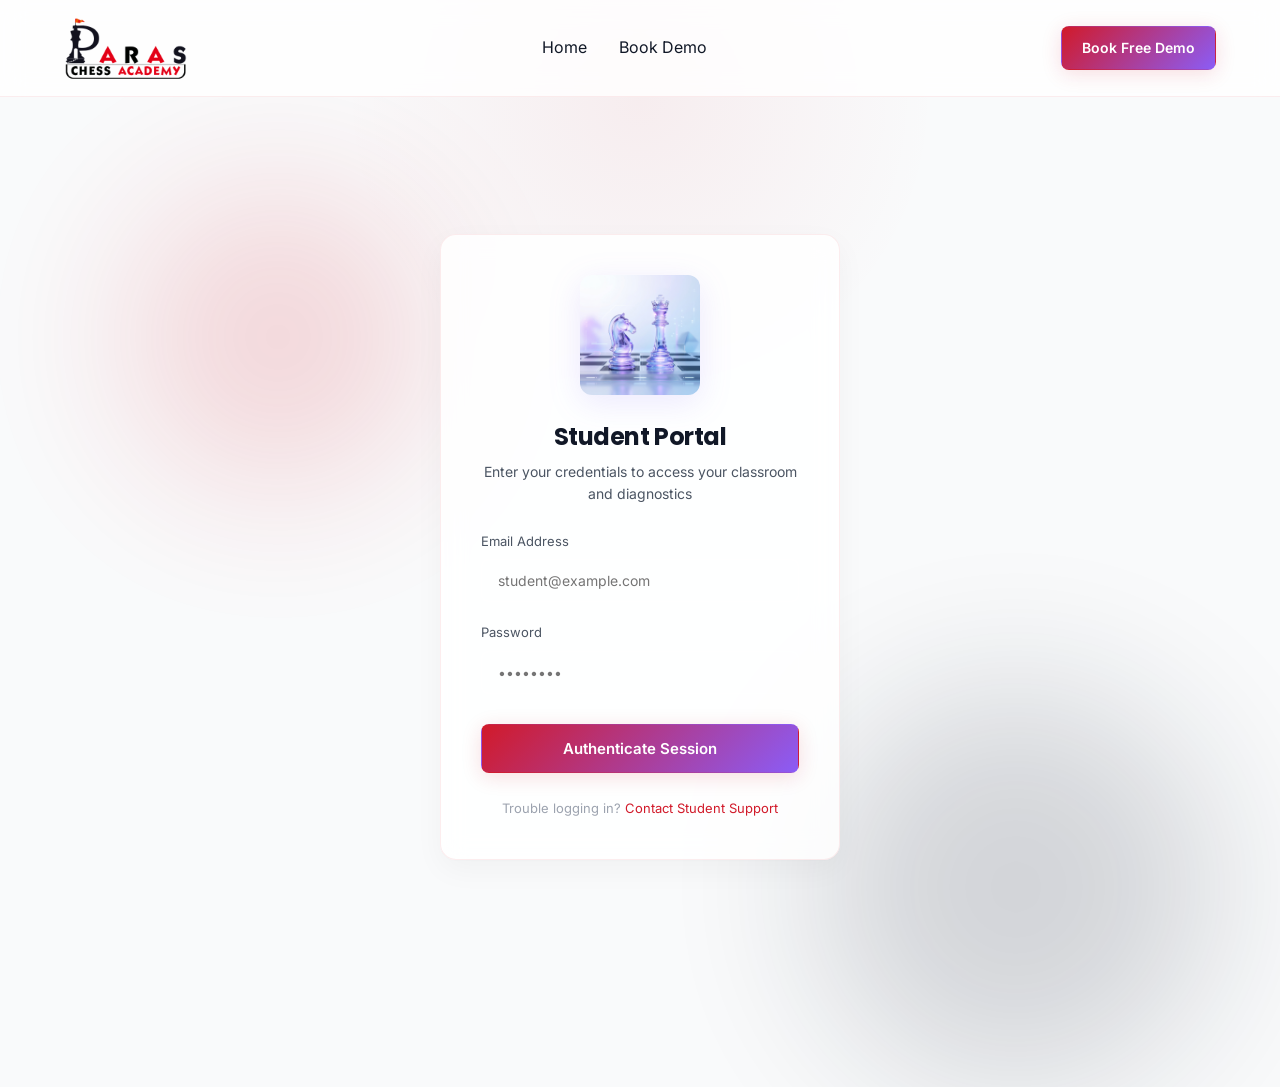
<file: login.html>
<!DOCTYPE html>
<html lang="en">
<head>
    <meta charset="UTF-8">
    <!-- Google Tag Manager -->
    <script>(function(w,d,s,l,i){w[l]=w[l]||[];w[l].push({'gtm.start':
    new Date().getTime(),event:'gtm.js'});var f=d.getElementsByTagName(s)[0],
    j=d.createElement(s),dl=l!='dataLayer'?'&l='+l:'';j.async=true;j.src=
    'https://www.googletagmanager.com/gtm.js?id='+i+dl;f.parentNode.insertBefore(j,f);
    })(window,document,'script','dataLayer','GTM-MHBG4X3T');</script>
    <!-- End Google Tag Manager -->
    <!-- Meta Pixel Code -->
    <script>
    !function(f,b,e,v,n,t,s)
    {if(f.fbq)return;n=f.fbq=function(){n.callMethod?
    n.callMethod.apply(n,arguments):n.queue.push(arguments)};
    if(!f._fbq)f._fbq=n;n.push=n;n.loaded=!0;n.version='2.0';
    n.queue=[];t=b.createElement(e);t.async=!0;
    t.src=v;s=b.getElementsByTagName(e)[0];
    s.parentNode.insertBefore(t,s)}(window, document,'script',
    'https://connect.facebook.net/en_US/fbevents.js');
    fbq('init', '2219234762223802');
    fbq('track', 'PageView');
    </script>
    <noscript><img height="1" width="1" style="display:none"
    src="https://www.facebook.com/tr?id=2219234762223802&ev=PageView&noscript=1"
    /></noscript>
    <!-- End Meta Pixel Code -->
    <meta name="viewport" content="width=device-width, initial-scale=1.0">
    <title>Parash Chess Academy | Student Login</title>
    <!-- CSS Stylesheet -->
    <link rel="stylesheet" href="css/style.css">
    <!-- FontAwesome Vector Icons CDN -->
    <link rel="stylesheet" href="https://cdnjs.cloudflare.com/ajax/libs/font-awesome/6.4.0/css/all.min.css">
    <style>
        .login-page {
            min-height: 100vh;
            display: flex;
            align-items: center;
            justify-content: center;
            background: radial-gradient(circle at top left, var(--background), var(--surface-bg));
            position: relative;
        }
        
        .login-card {
            width: 100%;
            max-width: 400px;
            padding: 40px;
            border-radius: 16px;
            text-align: center;
            z-index: 10;
        }

        .role-selector {
            display: flex;
            justify-content: center;
            gap: 10px;
            margin-bottom: 25px;
            background: rgba(255, 255, 255, 0.03);
            padding: 5px;
            border-radius: 8px;
            border: 1px solid rgba(255, 255, 255, 0.05);
        }

        .role-btn {
            flex: 1;
            padding: 8px 0;
            border: none;
            background: transparent;
            color: var(--text-secondary);
            font-size: 13px;
            font-weight: 600;
            border-radius: 6px;
            cursor: pointer;
            transition: all 0.3s;
        }

        .role-btn.active {
            background: var(--primary);
            color: #fff;
            box-shadow: 0 4px 12px var(--primary-glow);
        }
        
        .login-form-group {
            text-align: left;
            margin-bottom: 20px;
        }
        
        .login-form-group label {
            display: block;
            margin-bottom: 8px;
            font-size: 13px;
            color: var(--text-secondary);
        }
        
        .login-input {
            width: 100%;
            padding: 12px 16px;
            background: rgba(255, 255, 255, 0.05);
            border: 1px solid rgba(255, 255, 255, 0.1);
            border-radius: 8px;
            color: var(--text-primary);
            font-size: 14px;
            transition: all 0.3s;
        }
        
        .login-input:focus {
            outline: none;
            border-color: var(--primary);
            background: rgba(255, 255, 255, 0.08);
            box-shadow: 0 0 0 3px var(--primary-glow);
        }
        
        #login-error {
            color: #EF4444;
            font-size: 13px;
            margin-bottom: 20px;
            display: none;
            background: rgba(239, 68, 68, 0.1);
            padding: 10px;
            border-radius: 6px;
            border: 1px solid rgba(239, 68, 68, 0.2);
        }

        /* Floating Glow Spheres Styles */
        .floating-shape {
            position: absolute;
            border-radius: 50%;
            filter: blur(80px);
            opacity: 0.16;
            z-index: 1;
            pointer-events: none;
            transition: all 0.5s ease;
        }

        .shape-1 {
            animation: floatShape1 12s ease-in-out infinite;
        }

        .shape-2 {
            animation: floatShape2 14s ease-in-out infinite;
        }

        @keyframes floatShape1 {
            0%, 100% { transform: translate(0, 0) scale(1); }
            50% { transform: translate(30px, -30px) scale(1.1); }
        }

        @keyframes floatShape2 {
            0%, 100% { transform: translate(0, 0) scale(1); }
            50% { transform: translate(-40px, 40px) scale(0.95); }
        }
    </style>
</head>
<body>
    <!-- Google Tag Manager (noscript) -->
    <noscript><iframe src="https://www.googletagmanager.com/ns.html?id=GTM-MHBG4X3T"
    height="0" width="0" style="display:none;visibility:hidden"></iframe></noscript>
    <!-- End Google Tag Manager (noscript) -->

    <!-- Header Navigation -->
    <header class="header">
        <div class="container header-container">
            <a href="https://paraschessacademy.com/" class="logo" id="header-logo">
                <img src="images/logo.png" alt="Paras Chess Academy" class="logo-img">
            </a>
            <nav>
                <ul class="nav-links">
                    <!-- Nav injected dynamically via JS -->
                </ul>
            </nav>
            <a href="book.html" class="btn btn-primary" style="padding: 10px 20px; font-size:14px;" id="nav-cta-btn">Book Free Demo</a>
        </div>
    </header>

    <div class="login-page">
        <!-- Floating shapes for aesthetic -->
        <div class="floating-shape shape-1" style="width: 300px; height: 300px; background: var(--primary); top: 10%; left: 10%;"></div>
        <div class="floating-shape shape-2" style="width: 400px; height: 400px; background: #0f172a; bottom: -10%; right: 5%;"></div>
        
        <div class="glass-card login-card">
            <div style="margin-bottom: 25px;">
                <img src="images/student_login_hero.png" alt="Student Chess Journey" style="max-width: 140px; max-height: 120px; object-fit: contain; margin-bottom: 15px; filter: drop-shadow(0 8px 16px rgba(108,76,245,0.12)); border-radius: 12px;">
                <h2 style="font-size: 24px; font-weight: 700; color: var(--text-primary); margin-bottom: 5px;">Student Portal</h2>
                <p style="font-size: 14px; color: var(--text-secondary);">Enter your credentials to access your classroom and diagnostics</p>
            </div>
            
            <div id="login-error">Invalid email or password. Please try again.</div>
            
            <form id="login-form">
                <div class="login-form-group">
                    <label>Email Address</label>
                    <input type="email" id="login-email" class="login-input" placeholder="student@example.com" required>
                </div>
                <div class="login-form-group">
                    <label>Password</label>
                    <input type="password" id="login-password" class="login-input" placeholder="••••••••" required>
                </div>
                
                <button type="submit" class="btn btn-primary" style="width: 100%; padding: 14px; font-size: 15px; margin-top: 10px;" id="login-btn">
                    Authenticate Session
                </button>
            </form>
            
            
            <div style="margin-top: 25px; font-size: 13px; color: var(--text-muted);">
                Trouble logging in? <a href="#" style="color: var(--primary);">Contact Student Support</a>
            </div>
        </div>
    </div>

    <!-- Scripts -->
    <script src="js/db.js?v=4.0"></script>
    <script src="js/auth.js?v=4.0"></script>
    <script src="js/login.js?v=4.0"></script>
</body>
</html>
</file>
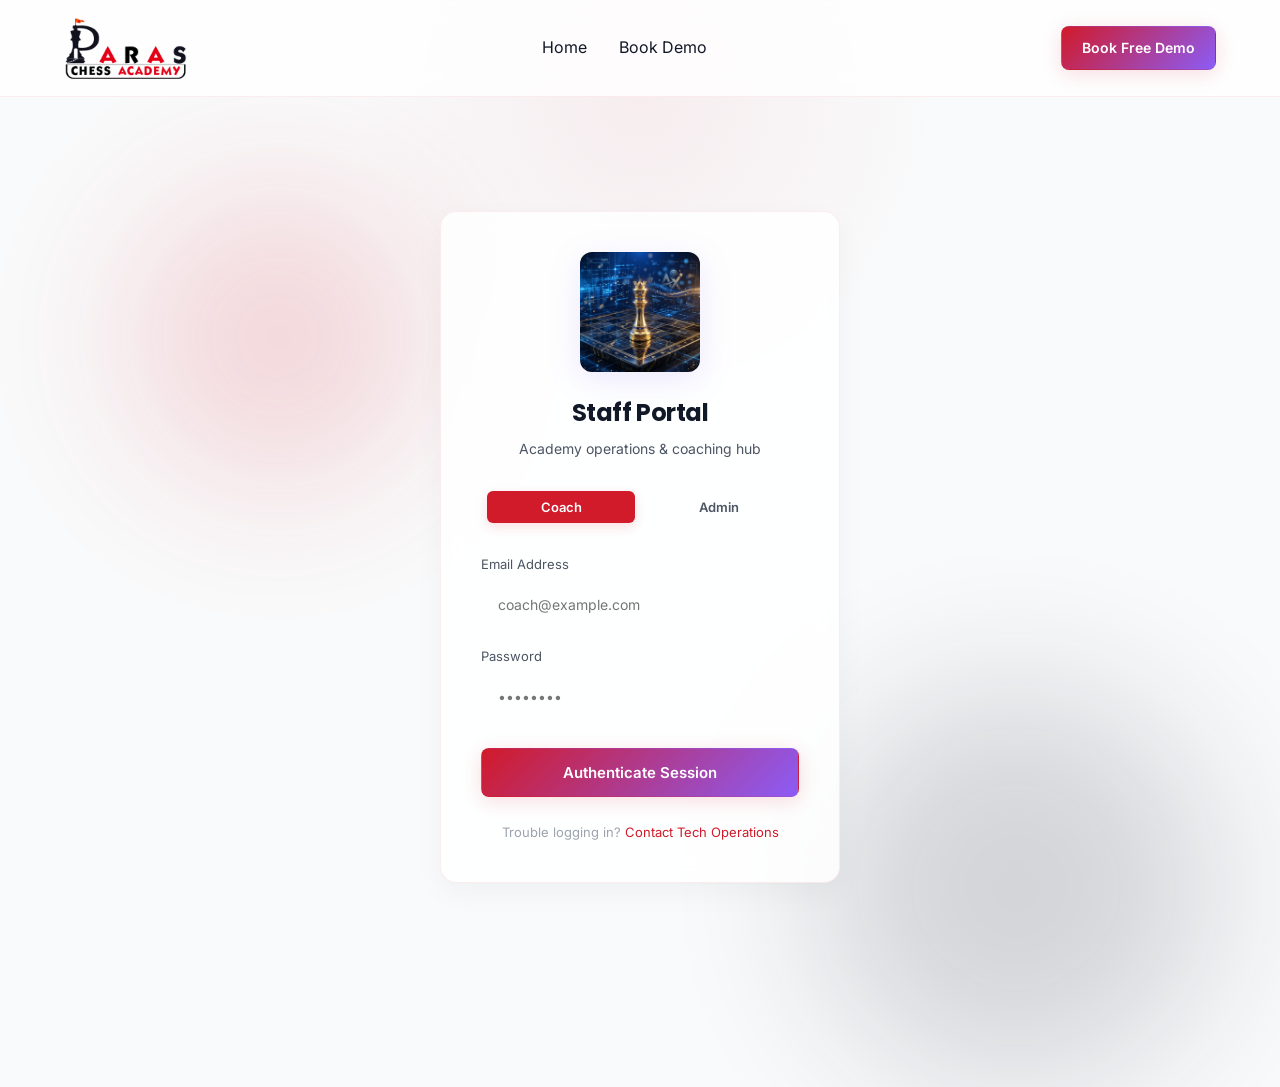
<file: portal.html>
<!DOCTYPE html>
<html lang="en">
<head>
    <meta charset="UTF-8">
    <!-- Google Tag Manager -->
    <script>(function(w,d,s,l,i){w[l]=w[l]||[];w[l].push({'gtm.start':
    new Date().getTime(),event:'gtm.js'});var f=d.getElementsByTagName(s)[0],
    j=d.createElement(s),dl=l!='dataLayer'?'&l='+l:'';j.async=true;j.src=
    'https://www.googletagmanager.com/gtm.js?id='+i+dl;f.parentNode.insertBefore(j,f);
    })(window,document,'script','dataLayer','GTM-MHBG4X3T');</script>
    <!-- End Google Tag Manager -->
    <!-- Meta Pixel Code -->
    <script>
    !function(f,b,e,v,n,t,s)
    {if(f.fbq)return;n=f.fbq=function(){n.callMethod?
    n.callMethod.apply(n,arguments):n.queue.push(arguments)};
    if(!f._fbq)f._fbq=n;n.push=n;n.loaded=!0;n.version='2.0';
    n.queue=[];t=b.createElement(e);t.async=!0;
    t.src=v;s=b.getElementsByTagName(e)[0];
    s.parentNode.insertBefore(t,s)}(window, document,'script',
    'https://connect.facebook.net/en_US/fbevents.js');
    fbq('init', '2219234762223802');
    fbq('track', 'PageView');
    </script>
    <noscript><img height="1" width="1" style="display:none"
    src="https://www.facebook.com/tr?id=2219234762223802&ev=PageView&noscript=1"
    /></noscript>
    <!-- End Meta Pixel Code -->
    <meta name="viewport" content="width=device-width, initial-scale=1.0">
    <title>Parash Chess Academy | Staff Portal</title>
    <!-- CSS Stylesheet -->
    <link rel="stylesheet" href="css/style.css">
    <!-- FontAwesome Vector Icons CDN -->
    <link rel="stylesheet" href="https://cdnjs.cloudflare.com/ajax/libs/font-awesome/6.4.0/css/all.min.css">
    <style>
        .login-page {
            min-height: 100vh;
            display: flex;
            align-items: center;
            justify-content: center;
            background: radial-gradient(circle at top left, var(--background), var(--surface-bg));
            position: relative;
        }
        
        .login-card {
            width: 100%;
            max-width: 400px;
            padding: 40px;
            border-radius: 16px;
            text-align: center;
            z-index: 10;
        }

        .role-selector {
            display: flex;
            justify-content: center;
            gap: 10px;
            margin-bottom: 25px;
            background: rgba(255, 255, 255, 0.03);
            padding: 5px;
            border-radius: 8px;
            border: 1px solid rgba(255, 255, 255, 0.05);
        }

        .role-btn {
            flex: 1;
            padding: 8px 0;
            border: none;
            background: transparent;
            color: var(--text-secondary);
            font-size: 13px;
            font-weight: 600;
            border-radius: 6px;
            cursor: pointer;
            transition: all 0.3s;
        }

        .role-btn.active {
            background: var(--primary);
            color: #fff;
            box-shadow: 0 4px 12px var(--primary-glow);
        }
        
        .login-form-group {
            text-align: left;
            margin-bottom: 20px;
        }
        
        .login-form-group label {
            display: block;
            margin-bottom: 8px;
            font-size: 13px;
            color: var(--text-secondary);
        }
        
        .login-input {
            width: 100%;
            padding: 12px 16px;
            background: rgba(255, 255, 255, 0.05);
            border: 1px solid rgba(255, 255, 255, 0.1);
            border-radius: 8px;
            color: var(--text-primary);
            font-size: 14px;
            transition: all 0.3s;
        }
        
        .login-input:focus {
            outline: none;
            border-color: var(--primary);
            background: rgba(255, 255, 255, 0.08);
            box-shadow: 0 0 0 3px var(--primary-glow);
        }
        
        #login-error {
            color: #EF4444;
            font-size: 13px;
            margin-bottom: 20px;
            display: none;
            background: rgba(239, 68, 68, 0.1);
            padding: 10px;
            border-radius: 6px;
            border: 1px solid rgba(239, 68, 68, 0.2);
        }

        /* Floating Glow Spheres Styles */
        .floating-shape {
            position: absolute;
            border-radius: 50%;
            filter: blur(80px);
            opacity: 0.16;
            z-index: 1;
            pointer-events: none;
            transition: all 0.5s ease;
        }

        .shape-1 {
            animation: floatShape1 12s ease-in-out infinite;
        }

        .shape-2 {
            animation: floatShape2 14s ease-in-out infinite;
        }

        @keyframes floatShape1 {
            0%, 100% { transform: translate(0, 0) scale(1); }
            50% { transform: translate(30px, -30px) scale(1.1); }
        }

        @keyframes floatShape2 {
            0%, 100% { transform: translate(0, 0) scale(1); }
            50% { transform: translate(-40px, 40px) scale(0.95); }
        }
    </style>
</head>
<body>
    <!-- Google Tag Manager (noscript) -->
    <noscript><iframe src="https://www.googletagmanager.com/ns.html?id=GTM-MHBG4X3T"
    height="0" width="0" style="display:none;visibility:hidden"></iframe></noscript>
    <!-- End Google Tag Manager (noscript) -->

    <!-- Header Navigation -->
    <header class="header">
        <div class="container header-container">
            <a href="https://paraschessacademy.com/" class="logo" id="header-logo">
                <img src="images/logo.png" alt="Paras Chess Academy" class="logo-img">
            </a>
            <nav>
                <ul class="nav-links">
                    <!-- Nav injected dynamically via JS -->
                </ul>
            </nav>
            <a href="book.html" class="btn btn-primary" style="padding: 10px 20px; font-size:14px;" id="nav-cta-btn">Book Free Demo</a>
        </div>
    </header>

    <div class="login-page">
        <!-- Floating shapes for aesthetic -->
        <div class="floating-shape shape-1" style="width: 300px; height: 300px; background: var(--primary); top: 10%; left: 10%;"></div>
        <div class="floating-shape shape-2" style="width: 400px; height: 400px; background: #0f172a; bottom: -10%; right: 5%;"></div>
        
        <div class="glass-card login-card">
            <div style="margin-bottom: 25px;">
                <img src="images/staff_portal_hero.png" alt="Staff Operations Gateway" style="max-width: 140px; max-height: 120px; object-fit: contain; margin-bottom: 15px; filter: drop-shadow(0 8px 16px rgba(108,76,245,0.12)); border-radius: 12px;">
                <h2 style="font-size: 24px; font-weight: 700; color: var(--text-primary); margin-bottom: 5px;">Staff Portal</h2>
                <p style="font-size: 14px; color: var(--text-secondary);">Academy operations & coaching hub</p>
            </div>
            
            <div class="role-selector" id="role-selector">
                <button type="button" class="role-btn active" data-role="teacher">Coach</button>
                <button type="button" class="role-btn" data-role="admin">Admin</button>
            </div>
            
            <div id="login-error">Invalid email or password. Please try again.</div>
            
            <form id="login-form">
                <div class="login-form-group">
                    <label>Email Address</label>
                    <input type="email" id="login-email" class="login-input" placeholder="coach@example.com" required>
                </div>
                <div class="login-form-group">
                    <label>Password</label>
                    <input type="password" id="login-password" class="login-input" placeholder="••••••••" required>
                </div>
                
                <button type="submit" class="btn btn-primary" style="width: 100%; padding: 14px; font-size: 15px; margin-top: 10px;" id="login-btn">
                    Authenticate Session
                </button>
            </form>
            
            
            <div style="margin-top: 25px; font-size: 13px; color: var(--text-muted);">
                Trouble logging in? <a href="#" style="color: var(--primary);">Contact Tech Operations</a>
            </div>
        </div>
    </div>

    <!-- Scripts -->
    <script src="js/db.js?v=4.0"></script>
    <script src="js/auth.js?v=4.0"></script>
    <script src="js/portal-login.js?v=4.0"></script>
</body>
</html>
</file>
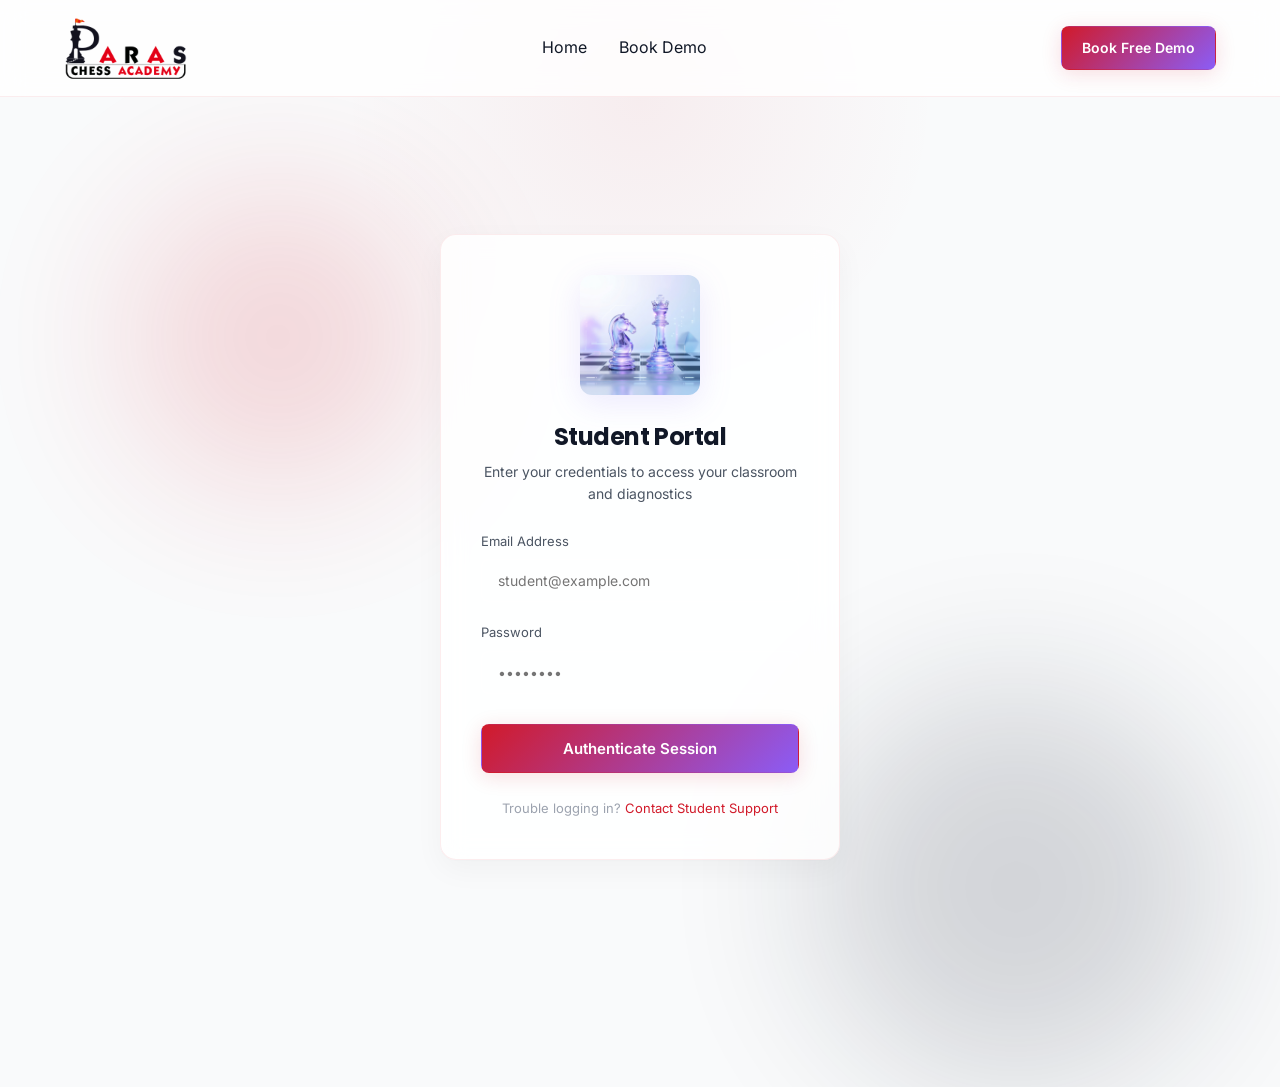
<file: student.html>
<!DOCTYPE html>
<html lang="en">
<head>
    <meta charset="UTF-8">
    <!-- Google Tag Manager -->
    <script>(function(w,d,s,l,i){w[l]=w[l]||[];w[l].push({'gtm.start':
    new Date().getTime(),event:'gtm.js'});var f=d.getElementsByTagName(s)[0],
    j=d.createElement(s),dl=l!='dataLayer'?'&l='+l:'';j.async=true;j.src=
    'https://www.googletagmanager.com/gtm.js?id='+i+dl;f.parentNode.insertBefore(j,f);
    })(window,document,'script','dataLayer','GTM-MHBG4X3T');</script>
    <!-- End Google Tag Manager -->
    <!-- Meta Pixel Code -->
    <script>
    !function(f,b,e,v,n,t,s)
    {if(f.fbq)return;n=f.fbq=function(){n.callMethod?
    n.callMethod.apply(n,arguments):n.queue.push(arguments)};
    if(!f._fbq)f._fbq=n;n.push=n;n.loaded=!0;n.version='2.0';
    n.queue=[];t=b.createElement(e);t.async=!0;
    t.src=v;s=b.getElementsByTagName(e)[0];
    s.parentNode.insertBefore(t,s)}(window, document,'script',
    'https://connect.facebook.net/en_US/fbevents.js');
    fbq('init', '2219234762223802');
    fbq('track', 'PageView');
    </script>
    <noscript><img height="1" width="1" style="display:none"
    src="https://www.facebook.com/tr?id=2219234762223802&ev=PageView&noscript=1"
    /></noscript>
    <!-- End Meta Pixel Code -->
    <meta name="viewport" content="width=device-width, initial-scale=1.0">
    <title>Student Portal | Parash Chess Academy</title>
    <link rel="stylesheet" href="css/style.css">
    <!-- FontAwesome Vector Icons CDN -->
    <link rel="stylesheet" href="https://cdnjs.cloudflare.com/ajax/libs/font-awesome/6.4.0/css/all.min.css">
    <style>
        .student-profile-header {
            background: linear-gradient(135deg, rgba(255, 255, 255, 0.85) 0%, rgba(243, 244, 246, 0.85) 100%);
            border: 1px solid var(--border-color);
            margin-bottom: 30px;
        }
        
        .kpi-grid {
            display: grid;
            grid-template-columns: repeat(auto-fit, minmax(220px, 1fr));
            gap: 20px;
            margin-bottom: 40px;
        }

        .kpi-card {
            padding: 24px;
            text-align: left;
            position: relative;
        }

        .kpi-icon {
            position: absolute;
            top: 24px;
            right: 24px;
            font-size: 24px;
            color: var(--primary);
            opacity: 0.2;
        }

        .kpi-label {
            font-size: 13px;
            color: var(--text-secondary);
            font-weight: 500;
            margin-bottom: 4px;
        }

        .kpi-value {
            font-size: 28px;
            font-weight: 700;
            color: var(--text-primary);
        }

        .kpi-sub {
            font-size: 11px;
            color: var(--text-muted);
            margin-top: 4px;
        }

        .dashboard-layout {
            display: grid;
            grid-template-columns: 2fr 1fr;
            gap: 30px;
        }

        @media (max-width: 992px) {
            .dashboard-layout {
                grid-template-columns: 1fr;
            }
        }

        .coach-card-info {
            display: flex;
            align-items: center;
            gap: 16px;
            padding: 16px;
            background: rgba(108, 76, 245, 0.03);
            border-radius: var(--radius-sm);
            border: 1px solid var(--border-color);
            margin-top: 10px;
        }

        .coach-card-avatar {
            width: 60px;
            height: 60px;
            border-radius: 50%;
            object-fit: cover;
            border: 2px solid var(--primary);
        }

        .feedback-section {
            background: rgba(34, 197, 94, 0.02);
            border: 1px dashed rgba(34, 197, 94, 0.2);
            border-radius: var(--radius-sm);
            padding: 18px;
            margin-top: 15px;
        }
    </style>
</head>
<body>
    <!-- Google Tag Manager (noscript) -->
    <noscript><iframe src="https://www.googletagmanager.com/ns.html?id=GTM-MHBG4X3T"
    height="0" width="0" style="display:none;visibility:hidden"></iframe></noscript>
    <!-- End Google Tag Manager (noscript) -->

    <!-- Header Navigation -->
    <header class="header" style="position: static;">
        <div class="container header-container">
            <a href="https://paraschessacademy.com/" class="logo" id="header-logo">
                <img src="images/logo.png" alt="Paras Chess Academy" class="logo-img">
            </a>
            <nav>
                <ul class="nav-links">
                    <!-- Nav injected dynamically via JS -->
                </ul>
            </nav>
            <div style="display:flex; align-items:center; gap:12px;">
                <span id="student-header-name" style="font-size:13px; font-weight: 600; color: var(--text-primary);">Student Account</span>
                <button onclick="Auth.logout()" class="btn btn-secondary" style="padding:6px 12px; font-size:12px; color:#F87171; border-color: rgba(248,113,113,0.2);">
                    <i class="fa-solid fa-right-from-bracket"></i> Logout
                </button>
            </div>
        </div>
    </header>

    <div class="container" style="padding: 40px 24px 100px;">
        
        <!-- Welcome Jumbotron card -->
        <div class="glass-card student-profile-header" style="padding:30px; display:flex; align-items:center; gap:24px; flex-wrap: wrap;">
            <div style="background: var(--primary); color: #fff; width: 64px; height: 64px; border-radius: 50%; display: flex; align-items: center; justify-content: center; font-size: 28px; box-shadow: 0 4px 12px var(--primary-glow);">
                <i class="fa-solid fa-graduation-cap"></i>
            </div>
            <div style="flex: 1; min-width: 250px;">
                <span class="badge badge-success" style="margin-bottom:8px; background: rgba(108,76,245,0.1); color: var(--primary);">Candidate Portal</span>
                <h1 class="text-gradient" id="student-dash-welcome" style="font-size:26px;">Welcome to Parash Chess!</h1>
                <p id="student-dash-sub" style="font-size:13px; color:var(--text-secondary);">Manage your demo schedule and check coach diagnostics assessments.</p>
            </div>
        </div>

        <!-- Student KPI widgets -->
        <div class="kpi-grid">
            <div class="glass-card kpi-card">
                <i class="fa-solid fa-calendar-check kpi-icon"></i>
                <div class="kpi-label">Class Schedule</div>
                <div class="kpi-value" id="student-kpi-date" style="font-size: 18px; margin-top: 8px;">Loading...</div>
                <div class="kpi-sub" id="student-kpi-slot">Allocated Slot</div>
            </div>
            <div class="glass-card kpi-card">
                <i class="fa-solid fa-chess-queen kpi-icon"></i>
                <div class="kpi-label">Chess Experience Level</div>
                <div class="kpi-value" id="student-kpi-level">Loading...</div>
                <div class="kpi-sub">Skill rating classification</div>
            </div>
            <div class="glass-card kpi-card">
                <i class="fa-solid fa-circle-check kpi-icon"></i>
                <div class="kpi-label">Portal Login Account</div>
                <div class="kpi-value" id="student-kpi-email" style="font-size: 14px; margin-top: 8px; overflow: hidden; text-overflow: ellipsis; white-space: nowrap;">Loading...</div>
                <div class="kpi-sub">Credentials verified via session</div>
            </div>
            <div class="glass-card kpi-card">
                <i class="fa-solid fa-user-group kpi-icon"></i>
                <div class="kpi-label">Assigned Chess Faculty</div>
                <div class="kpi-value" id="student-kpi-coach" style="font-size: 18px; margin-top: 8px;">Loading...</div>
                <div class="kpi-sub">FIDE Professional Instructors</div>
            </div>
        </div>

        <!-- Dashboard Layout -->
        <div class="dashboard-layout">
            
            <!-- Left Panel: Demo Booking Detailed Card -->
            <div style="display:flex; flex-direction:column; gap:25px;">
                <h2 style="font-size:22px; font-weight:700;">Your Demo Session Details</h2>
                
                <div class="glass-card" style="padding: 30px;" id="demo-details-container">
                    <div style="display:flex; justify-content:space-between; align-items:center; margin-bottom:20px; flex-wrap:wrap; gap:12px;">
                        <div>
                            <span style="font-size:12px; color:var(--text-muted); font-weight:600; text-transform:uppercase; letter-spacing:0.05em;" id="demo-card-id">BOOKING ID: --</span>
                            <h3 style="font-size:20px; margin-top:4px;">1-on-1 Interactive Demo Lesson</h3>
                        </div>
                        <span class="badge" id="demo-status-badge">Demo Booked</span>
                    </div>

                    <div style="display:grid; grid-template-columns: repeat(auto-fit, minmax(200px, 1fr)); gap:20px; border-bottom: 1px solid var(--border-color); padding-bottom: 24px;">
                        <div>
                            <div style="font-size:12px; color:var(--text-secondary);"><i class="fa-regular fa-calendar" style="color:var(--primary); margin-right:6px;"></i>Date & Day</div>
                            <div style="font-weight:600; margin-top:4px; font-size:15px;" id="demo-date-val">--</div>
                        </div>
                        <div>
                            <div style="font-size:12px; color:var(--text-secondary);"><i class="fa-regular fa-clock" style="color:var(--primary); margin-right:6px;"></i>Time Slot</div>
                            <div style="font-weight:600; margin-top:4px; font-size:15px;" id="demo-slot-val">--</div>
                        </div>
                        <div>
                            <div style="font-size:12px; color:var(--text-secondary);"><i class="fa-solid fa-earth-americas" style="color:var(--primary); margin-right:6px;"></i>Timezone & Lang</div>
                            <div style="font-weight:600; margin-top:4px; font-size:15px;" id="demo-timezone-val">--</div>
                        </div>
                    </div>

                    <!-- Meeting Join Section -->
                    <div style="margin-top: 24px; display: flex; flex-direction: column; gap: 12px;">
                        <h4 style="font-size:14px; font-weight:600; color:var(--text-primary);">Classroom Link</h4>
                        <p style="font-size:12px; color:var(--text-secondary);">Your class will take place in our interactive video classroom. Please join using the Google Meet link below at the scheduled time.</p>
                        
                        <div style="display:flex; gap:16px; align-items:center; flex-wrap:wrap; margin-top: 6px;">
                            <a id="demo-meet-btn" href="#" target="_blank" class="btn btn-primary" style="padding: 12px 24px; font-size: 14px;">
                                <i class="fa-solid fa-video"></i> Enter Live Classroom
                            </a>
                            <span style="font-size:11px; color:var(--text-muted);" id="demo-meet-note">Link is active. Make sure your microphone & camera work!</span>
                        </div>
                    </div>

                    <!-- Diagnostic Feedback Report (If completed) -->
                    <div id="diagnostic-wrapper" style="border-top:1px solid var(--border-color); margin-top:24px; padding-top:24px;">
                        <h4 style="font-size:15px; font-weight:700;"><i class="fa-solid fa-square-poll-vertical" style="color:var(--primary); margin-right:8px;"></i>Coach Diagnostic Evaluation & Recommendations</h4>
                        
                        <div id="diagnostic-content">
                            <!-- Injected dynamically by JS -->
                        </div>
                    </div>
                </div>
            </div>

            <!-- Right Panel: Profile Specifications -->
            <div style="display:flex; flex-direction:column; gap:25px;">
                <h2 style="font-size:22px; font-weight:700;">Account Details</h2>
                
                <div class="glass-card" style="padding:24px; display:flex; flex-direction:column; gap:18px;">
                    <div>
                        <h3 style="font-size:16px; margin-bottom:12px; color:var(--primary);">Candidate Profile</h3>
                        <div style="display:flex; flex-direction:column; gap:10px; font-size:13px;">
                            <div style="display:flex; justify-content:space-between; border-bottom:1px solid rgba(0,0,0,0.02); padding-bottom:6px;">
                                <span style="color:var(--text-secondary);">Student Name:</span>
                                <strong style="color:var(--text-primary);" id="profile-student-name">--</strong>
                            </div>
                            <div style="display:flex; justify-content:space-between; border-bottom:1px solid rgba(0,0,0,0.02); padding-bottom:6px;">
                                <span style="color:var(--text-secondary);">Parent Name:</span>
                                <strong style="color:var(--text-primary);" id="profile-parent-name">--</strong>
                            </div>
                            <div style="display:flex; justify-content:space-between; border-bottom:1px solid rgba(0,0,0,0.02); padding-bottom:6px;">
                                <span style="color:var(--text-secondary);">Mobile Number:</span>
                                <strong style="color:var(--text-primary);" id="profile-mobile">--</strong>
                            </div>
                            <div style="display:flex; justify-content:space-between; border-bottom:1px solid rgba(0,0,0,0.02); padding-bottom:6px;">
                                <span style="color:var(--text-secondary);">Location:</span>
                                <strong style="color:var(--text-primary);" id="profile-location">--</strong>
                            </div>
                            <div style="display:flex; justify-content:space-between; border-bottom:1px solid rgba(0,0,0,0.02); padding-bottom:6px;">
                                <span style="color:var(--text-secondary);">Age Group:</span>
                                <strong style="color:var(--text-primary);" id="profile-age">--</strong>
                            </div>
                        </div>
                    </div>

                    <div style="border-top:1px solid var(--border-color); padding-top:18px;">
                        <h3 style="font-size:16px; margin-bottom:12px; color:var(--primary);">Your Instructor</h3>
                        <p style="font-size:12px; color:var(--text-secondary); margin-bottom:10px;">A master FIDE chess coach has been allocated to provide your trial evaluation.</p>
                        
                        <div class="coach-card-info" id="assigned-coach-info">
                            <!-- Injected dynamically by JS -->
                        </div>
                    </div>
                </div>
            </div>

        </div>

    </div>

    <!-- Shared Scripts -->
    <script src="js/db.js?v=4.0"></script>
    <script src="js/auth.js?v=4.0"></script>
    <script src="js/app.js?v=4.0"></script>
    <script src="js/student.js?v=4.0"></script>
</body>
</html>
</file>
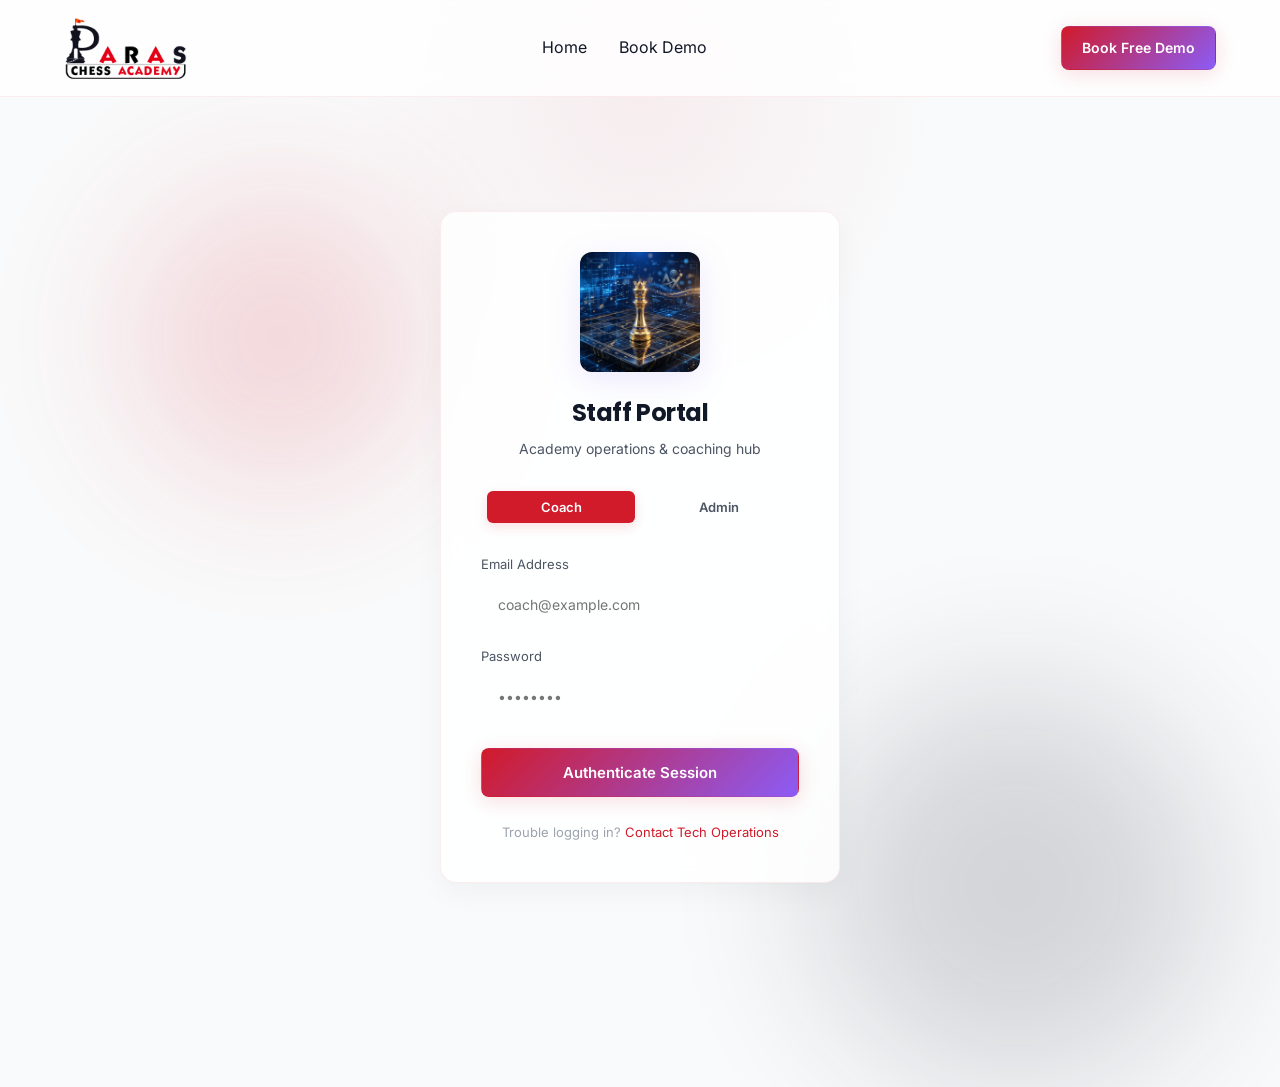
<file: teacher.html>
<!DOCTYPE html>
<html lang="en">
<head>
    <meta charset="UTF-8">
    <!-- Google Tag Manager -->
    <script>(function(w,d,s,l,i){w[l]=w[l]||[];w[l].push({'gtm.start':
    new Date().getTime(),event:'gtm.js'});var f=d.getElementsByTagName(s)[0],
    j=d.createElement(s),dl=l!='dataLayer'?'&l='+l:'';j.async=true;j.src=
    'https://www.googletagmanager.com/gtm.js?id='+i+dl;f.parentNode.insertBefore(j,f);
    })(window,document,'script','dataLayer','GTM-MHBG4X3T');</script>
    <!-- End Google Tag Manager -->
    <!-- Meta Pixel Code -->
    <script>
    !function(f,b,e,v,n,t,s)
    {if(f.fbq)return;n=f.fbq=function(){n.callMethod?
    n.callMethod.apply(n,arguments):n.queue.push(arguments)};
    if(!f._fbq)f._fbq=n;n.push=n;n.loaded=!0;n.version='2.0';
    n.queue=[];t=b.createElement(e);t.async=!0;
    t.src=v;s=b.getElementsByTagName(e)[0];
    s.parentNode.insertBefore(t,s)}(window, document,'script',
    'https://connect.facebook.net/en_US/fbevents.js');
    fbq('init', '2219234762223802');
    fbq('track', 'PageView');
    </script>
    <noscript><img height="1" width="1" style="display:none"
    src="https://www.facebook.com/tr?id=2219234762223802&ev=PageView&noscript=1"
    /></noscript>
    <!-- End Meta Pixel Code -->
    <meta name="viewport" content="width=device-width, initial-scale=1.0">
    <title>Teacher Portal & Classroom | Parash Chess Academy</title>
    <link rel="stylesheet" href="css/style.css">
    <!-- FontAwesome Vector Icons CDN -->
    <link rel="stylesheet" href="https://cdnjs.cloudflare.com/ajax/libs/font-awesome/6.4.0/css/all.min.css">
</head>
<body>
    <!-- Google Tag Manager (noscript) -->
    <noscript><iframe src="https://www.googletagmanager.com/ns.html?id=GTM-MHBG4X3T"
    height="0" width="0" style="display:none;visibility:hidden"></iframe></noscript>
    <!-- End Google Tag Manager (noscript) -->

    <!-- Header Navigation -->
    <header class="header" style="position: static;">
        <div class="container header-container">
            <a href="https://paraschessacademy.com/" class="logo" id="header-logo">
                <img src="images/logo.png" alt="Paras Chess Academy" class="logo-img">
            </a>
            <nav>
                <ul class="nav-links">
                    <li><a href="index.html">Home</a></li>
                    <li><a href="book.html">Book Demo</a></li>
                </ul>
            </nav>
            <!-- Account Selector Dropdown -->
            <div style="display:flex; align-items:center; gap:8px;">
                <span style="font-size:12px; color:var(--text-secondary);">Logged In:</span>
                <select id="teacher-profile-switcher" class="form-control" style="padding:6px 12px; font-size:12px; background:rgba(255,255,255,0.05); width:180px;">
                    <!-- Options populated by JS -->
                </select>
            </div>
        </div>
    </header>

    <div class="container" style="padding: 40px 24px 100px;">
        
        <!-- Teacher Profile Header card -->
        <div class="glass-card teacher-profile-header" style="padding:30px; display:flex; align-items:center; gap:24px;">
            <img src="" alt="Coach Avatar" class="coach-avatar" id="teacher-dash-pic" style="width:90px; height:90px; border-radius:50%;">
            <div>
                <span class="badge badge-success" style="margin-bottom:8px;">Elite Faculty Coach</span>
                <h1 class="text-gradient" id="teacher-dash-name" style="font-size:26px;">Loading...</h1>
                <p id="teacher-dash-exp" style="font-size:12px; color:var(--text-secondary);">Loading...</p>
                <div class="teacher-rating-stars" id="teacher-dash-stars">★★★★★ 5.0</div>
            </div>
        </div>

        <!-- Coach KPI Widgets -->
        <div class="metrics-grid">
            <div class="glass-card metric-card">
                <div class="metric-label">Today's Demo Sessions</div>
                <div class="metric-value" id="coach-metric-today">0</div>
                <div class="metric-sub">Pending live slots</div>
            </div>
            <div class="glass-card metric-card">
                <div class="metric-label">Total Assigned Demos</div>
                <div class="metric-value" id="coach-metric-total">0</div>
                <div class="metric-sub">Roster allocation history</div>
            </div>
            <div class="glass-card metric-card">
                <div class="metric-label">Leaves Taken</div>
                <div class="metric-value" id="coach-metric-leaves">0 days</div>
                <div class="metric-sub">Unavailable periods</div>
            </div>
            <div class="glass-card metric-card">
                <div class="metric-label">Active Batch Students</div>
                <div class="metric-value" id="coach-metric-students">0</div>
                <div class="metric-sub">Long-term chess players</div>
            </div>
        </div>

        <!-- Assigned Classes Logs -->
        <div style="margin-top:40px;">
            <h2 style="font-size:22px; margin-bottom:20px;">Assigned Demo Roster</h2>
            
            <div class="teacher-grid" id="teacher-demos-list">
                <!-- Session cards generated by JS -->
            </div>
        </div>

    </div>

    <!-- FEEDBACK EVALUATION MODAL -->
    <div class="modal-overlay" id="modal-feedback">
        <div class="glass-card modal-card">
            <div class="modal-header">
                <h3 style="font-size:18px;">Submit Demo Assessment</h3>
                <span class="modal-close" id="modal-close-feedback">&times;</span>
            </div>
            <form id="feedback-submit-form">
                <div style="display:flex; flex-direction:column; gap:16px;">
                    <div class="form-group">
                        <label>Attendance Status</label>
                        <select id="feed-attendance" class="form-control" required>
                            <option value="Demo Attended" selected>Attended & Completed</option>
                            <option value="Cancelled">No Show / Cancelled</option>
                        </select>
                    </div>
                    <div class="form-group">
                        <label>Diagnostic Assessment Notes</label>
                        <textarea id="feed-notes" class="form-control" rows="4" placeholder="e.g. Excellent board vision, has strong defensive pawn structures. Needs strategy support in early openings." required></textarea>
                    </div>
                    <div class="form-group">
                        <label>Recommend Study Track</label>
                        <select id="feed-course" class="form-control" required>
                            <option value="Grandmaster Track (24 classes)">Grandmaster Track (24 classes)</option>
                            <option value="Tournament Prep (48 classes)">Tournament Prep (48 classes)</option>
                            <option value="Starter Chess Foundation (12 classes)">Starter Chess Foundation (12 classes)</option>
                        </select>
                    </div>
                    <div class="form-group" style="display:flex; align-items:center; gap:8px;">
                        <input type="checkbox" id="feed-recommend-paid" style="width:18px; height:18px; cursor:pointer;" checked>
                        <label for="feed-recommend-paid" style="cursor:pointer;">Pitch enrollment (Mark lead as Converted!)</label>
                    </div>
                    <button type="submit" class="btn btn-primary" style="margin-top:10px;">Submit Evaluation Report</button>
                </div>
            </form>
        </div>
    </div>

    <!-- RESCHEDULE MODAL -->
    <div class="modal-overlay" id="modal-resched">
        <div class="glass-card modal-card" style="max-width:400px;">
            <div class="modal-header">
                <h3 style="font-size:18px;">Reschedule Demo</h3>
                <span class="modal-close" id="modal-close-resched">&times;</span>
            </div>
            <div style="display:flex; flex-direction:column; gap:16px;">
                <p style="font-size:12px; color:var(--text-secondary);">Select a new date and time slot for this demo.</p>
                
                <div class="form-group">
                    <label>New Date</label>
                    <input type="date" id="resched-date" class="form-control" required>
                </div>

                <div class="form-group">
                    <label>New Time Slot</label>
                    <select id="resched-slot" class="form-control" required>
                        <!-- Generated dynamically by JS -->
                    </select>
                </div>
                
                <div style="display:flex; justify-content:flex-end; gap:10px; margin-top:10px;">
                    <button type="button" class="btn btn-secondary" onclick="TeacherController.closeModal()">Cancel</button>
                    <button type="button" class="btn btn-primary" onclick="TeacherController.saveReschedule()">Confirm Reschedule</button>
                </div>
            </div>
        </div>
    </div>

    <!-- Shared Scripts -->
    <script src="js/db.js?v=4.0"></script>
    <script src="js/auth.js?v=4.0"></script>
    <script src="js/app.js?v=4.0"></script>
    <script src="js/teacher.js?v=4.0"></script>
</body>
</html>
</file>
<file: css/style.css>
/* Chess Demo Booking - Premium Global Styling */
/* Fonts Import */
@import url('https://fonts.googleapis.com/css2?family=Inter:wght@300;400;500;600;700&family=Poppins:wght@400;500;600;700;800&display=swap');

/* Color Variables & Global Styles */
:root {
    --primary: #D11A2A;
    --primary-hover: #B21524;
    --primary-glow: rgba(209, 26, 42, 0.15);
    --secondary: #F3F4F6;
    --accent: #22C55E;
    --accent-glow: rgba(34, 197, 94, 0.1);
    --bg-dark: #F9FAFB;
    --bg-card: rgba(255, 255, 255, 0.85);
    --border-color: rgba(209, 26, 42, 0.08);
    --text-primary: #111827;
    --text-secondary: #4B5563;
    --text-muted: #9CA3AF;
    --font-heading: 'Poppins', sans-serif;
    --font-body: 'Inter', sans-serif;
    --radius-sm: 8px;
    --radius-md: 16px;
    --radius-lg: 24px;
    --shadow-glow: 0 10px 30px rgba(209, 26, 42, 0.08);
    --transition: all 0.3s cubic-bezier(0.4, 0, 0.2, 1);
}

/* Reset and Core Layout */
* {
    margin: 0;
    padding: 0;
    box-sizing: border-box;
}

body {
    background-color: var(--bg-dark);
    color: var(--text-primary);
    font-family: var(--font-body);
    line-height: 1.6;
    overflow-x: hidden;
    position: relative;
}

/* Background Glowing Highlights */
body::before {
    content: '';
    position: absolute;
    width: 600px;
    height: 600px;
    top: -200px;
    left: 50%;
    transform: translateX(-50%);
    background: radial-gradient(circle, rgba(209, 26, 42, 0.06) 0%, rgba(209, 26, 42, 0) 70%);
    z-index: -1;
    pointer-events: none;
}

h1, h2, h3, h4, h5, h6 {
    font-family: var(--font-heading);
    font-weight: 600;
    letter-spacing: -0.02em;
}

a {
    color: inherit;
    text-decoration: none;
    transition: var(--transition);
}

button, input, select, textarea {
    font-family: inherit;
    outline: none;
}

/* Custom Scrollbar */
::-webkit-scrollbar {
    width: 8px;
    height: 8px;
}
::-webkit-scrollbar-track {
    background: var(--bg-dark);
}
::-webkit-scrollbar-thumb {
    background: rgba(209, 26, 42, 0.3);
    border-radius: 10px;
}
::-webkit-scrollbar-thumb:hover {
    background: var(--primary);
}

/* ---------------------------------------------------- */
/* Utility Classes & Design System Components           */
/* ---------------------------------------------------- */

.container {
    max-width: 1200px;
    margin: 0 auto;
    padding: 0 24px;
}

/* Premium Glassmorphic Card */
.glass-card {
    background: var(--bg-card);
    backdrop-filter: blur(12px);
    -webkit-backdrop-filter: blur(12px);
    border: 1px solid var(--border-color);
    border-radius: var(--radius-md);
    box-shadow: 0 10px 30px rgba(0, 0, 0, 0.04), 0 1px 3px rgba(0, 0, 0, 0.02);
    transition: var(--transition);
    overflow: hidden;
}
.glass-card:hover {
    border-color: rgba(209, 26, 42, 0.2);
    box-shadow: 0 12px 40px rgba(209, 26, 42, 0.08);
}

.glass-card.interactive:hover {
    transform: translateY(-5px);
    box-shadow: 0 12px 40px 0 rgba(209, 26, 42, 0.15);
}

/* Text Gradients */
.text-gradient {
    background: linear-gradient(135deg, #111827 30%, #D11A2A 100%);
    -webkit-background-clip: text;
    -webkit-text-fill-color: transparent;
}
.text-gradient-primary {
    background: linear-gradient(135deg, #D11A2A 0%, #0F172A 100%);
    -webkit-background-clip: text;
    -webkit-text-fill-color: transparent;
}

/* Premium Buttons */
.btn {
    display: inline-flex;
    align-items: center;
    justify-content: center;
    padding: 12px 28px;
    font-weight: 600;
    font-size: 15px;
    border-radius: var(--radius-sm);
    cursor: pointer;
    transition: var(--transition);
    border: 1px solid transparent;
    gap: 8px;
}

.btn-primary {
    background: linear-gradient(135deg, var(--primary) 0%, #8B5CF6 100%);
    color: #FFF;
    box-shadow: 0 4px 20px var(--primary-glow);
}
.btn-primary:hover {
    transform: translateY(-2px);
    box-shadow: 0 6px 25px var(--primary-glow), var(--shadow-glow);
}
.btn-primary:active {
    transform: translateY(0);
}

.btn-secondary {
    background: rgba(0, 0, 0, 0.02);
    color: var(--text-primary);
    border: 1px solid var(--border-color);
}
.btn-secondary:hover {
    background: rgba(0, 0, 0, 0.05);
    border-color: rgba(0, 0, 0, 0.12);
}

.btn-accent {
    background: linear-gradient(135deg, var(--accent) 0%, #10B981 100%);
    color: #FFF;
    box-shadow: 0 4px 15px var(--accent-glow);
}
.btn-accent:hover {
    transform: translateY(-2px);
    box-shadow: 0 6px 20px rgba(34, 197, 94, 0.4);
}

/* Badges */
.badge {
    display: inline-flex;
    align-items: center;
    padding: 4px 10px;
    font-size: 11px;
    font-weight: 600;
    border-radius: 50px;
    text-transform: uppercase;
    letter-spacing: 0.05em;
}
.badge-beginner { background: rgba(59, 130, 246, 0.15); color: #60A5FA; border: 1px solid rgba(59, 130, 246, 0.3); }
.badge-intermediate { background: rgba(245, 158, 11, 0.15); color: #FBBF24; border: 1px solid rgba(245, 158, 11, 0.3); }
.badge-advanced { background: rgba(239, 68, 68, 0.15); color: #F87171; border: 1px solid rgba(239, 68, 68, 0.3); }
.badge-success { background: rgba(34, 197, 94, 0.15); color: #4ADE80; border: 1px solid rgba(34, 197, 94, 0.3); }
.badge-pending { background: rgba(167, 139, 250, 0.15); color: #C084FC; border: 1px solid rgba(167, 139, 250, 0.3); }
.badge-cancelled { background: rgba(156, 163, 175, 0.15); color: #D1D5DB; border: 1px solid rgba(156, 163, 175, 0.3); }

/* Header & Navigation Bar */
.header {
    width: 100%;
    padding: 12px 0;
    position: sticky;
    top: 0;
    z-index: 100;
    background: rgba(255, 255, 255, 0.8);
    backdrop-filter: blur(12px);
    border-bottom: 1px solid var(--border-color);
}

.header-container {
    display: flex;
    justify-content: space-between;
    align-items: center;
}

.logo {
    display: flex;
    align-items: center;
    gap: 10px;
    font-size: 22px;
    font-weight: 700;
    color: var(--text-primary);
    font-family: var(--font-heading);
}

.logo-img {
    height: 72px;
    width: auto;
    object-fit: contain;
    vertical-align: middle;
    transition: var(--transition);
}

.logo svg {
    color: var(--primary);
    filter: drop-shadow(0 0 8px var(--primary));
}

.logo span {
    color: var(--primary);
}

.nav-links {
    display: flex;
    gap: 32px;
    list-style: none;
}

.nav-links a:hover {
    color: var(--primary);
    text-shadow: 0 0 8px var(--primary-glow);
}

/* ---------------------------------------------------- */
/* Landing Page Sections                                */
/* ---------------------------------------------------- */

.hero-section {
    padding: 100px 0 80px;
    text-align: center;
    position: relative;
}

.hero-tag {
    display: inline-block;
    padding: 6px 16px;
    background: rgba(209, 26, 42, 0.1);
    color: #A78BFA;
    border: 1px solid rgba(209, 26, 42, 0.25);
    border-radius: 50px;
    font-size: 13px;
    font-weight: 600;
    margin-bottom: 24px;
    box-shadow: 0 0 15px rgba(209, 26, 42, 0.1);
}

.hero-title {
    font-size: 54px;
    line-height: 1.15;
    margin-bottom: 20px;
    max-width: 800px;
    margin-left: auto;
    margin-right: auto;
}

.hero-sub {
    color: var(--text-secondary);
    font-size: 18px;
    max-width: 600px;
    margin: 0 auto 40px;
}

.hero-graphic-container {
    margin-top: 60px;
    position: relative;
    max-width: 700px;
    margin-left: auto;
    margin-right: auto;
    border-radius: var(--radius-lg);
    box-shadow: var(--shadow-glow);
    border: 2px solid var(--primary);
    overflow: hidden;
}

.hero-graphic-container img {
    width: 100%;
    height: auto;
    display: block;
}

/* Section Common styling */
.section-padding {
    padding: 80px 0;
}

.section-header {
    text-align: center;
    margin-bottom: 60px;
}

.section-header h2 {
    font-size: 36px;
    margin-bottom: 12px;
}

.section-header p {
    color: var(--text-secondary);
    font-size: 16px;
}

/* Benefits Grid */
.benefits-grid {
    display: grid;
    grid-template-columns: repeat(auto-fit, minmax(260px, 1fr));
    gap: 30px;
}

.benefit-card {
    padding: 40px 30px;
    text-align: center;
}

.benefit-icon {
    width: 64px;
    height: 64px;
    background: rgba(209, 26, 42, 0.1);
    color: var(--primary);
    border-radius: 50%;
    display: inline-flex;
    align-items: center;
    justify-content: center;
    margin-bottom: 24px;
    font-size: 24px;
    box-shadow: 0 0 20px rgba(209, 26, 42, 0.1) inset;
    border: 1px solid rgba(209, 26, 42, 0.2);
}

.benefit-card h3 {
    font-size: 20px;
    margin-bottom: 12px;
}

.benefit-card p {
    color: var(--text-secondary);
    font-size: 14px;
}

/* How It Works Flow Chart */
.how-grid {
    display: grid;
    grid-template-columns: repeat(auto-fit, minmax(230px, 1fr));
    gap: 40px;
    position: relative;
}

.how-step {
    padding: 30px;
    text-align: center;
    position: relative;
}

.how-step::after {
    content: '→';
    position: absolute;
    right: -25px;
    top: 50%;
    transform: translateY(-50%);
    font-size: 30px;
    color: var(--primary);
    opacity: 0.5;
}

.how-step:last-child::after {
    display: none;
}

.step-num {
    font-size: 40px;
    font-weight: 800;
    color: rgba(209, 26, 42, 0.2);
    font-family: var(--font-heading);
    margin-bottom: 10px;
}

.how-step h3 {
    font-size: 18px;
    margin-bottom: 10px;
}

.how-step p {
    color: var(--text-secondary);
    font-size: 14px;
}

/* Testimonials Carousel */
.testimonial-card {
    padding: 40px;
    max-width: 600px;
    margin: 0 auto;
    text-align: center;
}

.test-stars {
    color: #FBBF24;
    font-size: 20px;
    margin-bottom: 20px;
}

.test-text {
    font-style: italic;
    font-size: 16px;
    color: var(--text-primary);
    margin-bottom: 24px;
}

.test-author {
    font-weight: 600;
}

.test-sub {
    font-size: 12px;
    color: var(--text-muted);
}

/* FAQs Panel */
.faq-grid {
    max-width: 800px;
    margin: 0 auto;
    display: flex;
    flex-direction: column;
    gap: 20px;
}

.faq-item {
    padding: 24px;
    cursor: pointer;
}

.faq-q {
    display: flex;
    justify-content: space-between;
    align-items: center;
    font-weight: 600;
    font-size: 17px;
}

.faq-a {
    max-height: 0;
    overflow: hidden;
    color: var(--text-secondary);
    transition: max-height 0.3s ease-out;
    font-size: 15px;
    padding-top: 0;
}

.faq-item.active .faq-a {
    max-height: 150px;
    padding-top: 12px;
}

.faq-icon {
    transition: transform 0.3s;
}

.faq-item.active .faq-icon {
    transform: rotate(45deg);
}

/* Footer Section */
.footer {
    border-top: 1px solid var(--border-color);
    padding: 60px 0 30px;
    background: rgba(17, 24, 39, 0.4);
}

.footer-grid {
    display: grid;
    grid-template-columns: 2fr 1fr 1fr;
    gap: 40px;
    margin-bottom: 40px;
}

.footer-desc {
    color: var(--text-secondary);
    font-size: 14px;
    margin-top: 16px;
    max-width: 320px;
}

.footer-title {
    font-size: 16px;
    font-weight: 600;
    margin-bottom: 20px;
}

.footer-links {
    list-style: none;
}

.footer-links li {
    margin-bottom: 12px;
}

.footer-links a {
    color: var(--text-secondary);
    font-size: 14px;
}

.footer-links a:hover {
    color: var(--primary);
}

.footer-bottom {
    display: flex;
    justify-content: space-between;
    align-items: center;
    border-top: 1px solid var(--border-color);
    padding-top: 30px;
    font-size: 13px;
    color: var(--text-muted);
}

/* ---------------------------------------------------- */
/* Booking Page Layout & Step Forms                     */
/* ---------------------------------------------------- */

.booking-wrapper {
    padding: 60px 0 100px;
}

/* Step Wizard Progress Bar */
.progress-bar-container {
    display: flex;
    justify-content: space-between;
    align-items: center;
    max-width: 600px;
    margin: 0 auto 50px;
    position: relative;
}

.progress-line {
    position: absolute;
    top: 50%;
    left: 0;
    height: 3px;
    width: 100%;
    background: var(--border-color);
    transform: translateY(-50%);
    z-index: 1;
}

.progress-line-active {
    position: absolute;
    top: 50%;
    left: 0;
    height: 3px;
    width: 0%;
    background: var(--primary);
    transform: translateY(-50%);
    z-index: 2;
    transition: width 0.4s ease;
}

.progress-step {
    width: 40px;
    height: 40px;
    border-radius: 50%;
    background: var(--bg-dark);
    border: 2px solid var(--border-color);
    display: flex;
    align-items: center;
    justify-content: center;
    font-weight: 600;
    color: var(--text-secondary);
    position: relative;
    z-index: 3;
    transition: var(--transition);
}

.progress-step.active {
    border-color: var(--primary);
    color: var(--text-primary);
    box-shadow: 0 0 15px var(--primary-glow);
}

.progress-step.completed {
    background: var(--accent);
    border-color: var(--accent);
    color: white;
}

.step-label {
    position: absolute;
    top: 48px;
    font-size: 12px;
    white-space: nowrap;
    color: var(--text-secondary);
    font-weight: 500;
}

.progress-step.active .step-label {
    color: var(--primary);
    font-weight: 600;
}

/* Form Container Styles */
.form-card {
    max-width: 760px;
    margin: 0 auto;
    padding: 40px;
}

.step-content {
    display: none;
}

.step-content.active {
    display: block;
    animation: fadeIn 0.4s ease-out;
}

@keyframes fadeIn {
    from { opacity: 0; transform: translateY(10px); }
    to { opacity: 1; transform: translateY(0); }
}

.form-grid {
    display: grid;
    grid-template-columns: repeat(2, 1fr);
    gap: 24px;
    margin-bottom: 30px;
}

.form-full {
    grid-column: span 2;
}

.form-group {
    display: flex;
    flex-direction: column;
    gap: 8px;
}

.form-group label {
    font-size: 14px;
    font-weight: 500;
    color: var(--text-secondary);
}

.form-control {
    background: #FFFFFF;
    border: 1px solid rgba(0, 0, 0, 0.12);
    border-radius: var(--radius-sm);
    color: var(--text-primary);
    padding: 12px 16px;
    font-size: 15px;
    transition: var(--transition);
    width: 100%;
}

.form-control:focus {
    border-color: var(--primary);
    background: rgba(209, 26, 42, 0.05);
    box-shadow: 0 0 0 3px var(--primary-glow);
}

/* Radio Option Selectors */
.option-grid {
    display: grid;
    grid-template-columns: repeat(3, 1fr);
    gap: 16px;
}

.option-card {
    border: 1px solid var(--border-color);
    background: #FFFFFF;
    border-radius: var(--radius-sm);
    padding: 16px;
    text-align: center;
    cursor: pointer;
    transition: var(--transition);
}

.option-card:hover {
    border-color: rgba(0, 0, 0, 0.15);
}

.option-card.selected {
    border-color: var(--primary);
    background: rgba(209, 26, 42, 0.05);
    box-shadow: 0 0 15px var(--primary-glow);
}

.option-card h4 {
    margin-bottom: 4px;
    font-size: 15px;
}

.option-card p {
    font-size: 12px;
    color: var(--text-secondary);
}

/* Calendar Custom UI */
.calendar-layout {
    display: grid;
    grid-template-columns: 1.2fr 0.8fr;
    gap: 30px;
}

.calendar-header-actions {
    display: flex;
    justify-content: space-between;
    align-items: center;
    margin-bottom: 20px;
}

.calendar-month-title {
    font-size: 18px;
    font-weight: 600;
}

.calendar-grid {
    display: grid;
    grid-template-columns: repeat(7, 1fr);
    gap: 8px;
}

.calendar-day-header {
    text-align: center;
    font-size: 12px;
    font-weight: 600;
    color: var(--text-muted);
    padding: 8px 0;
}

.calendar-cell {
    aspect-ratio: 1;
    display: flex;
    flex-direction: column;
    justify-content: center;
    align-items: center;
    border-radius: var(--radius-sm);
    border: 1px solid var(--border-color);
    background: rgba(255, 255, 255, 0.01);
    cursor: pointer;
    font-size: 14px;
    transition: var(--transition);
    position: relative;
}

.calendar-cell:hover:not(.disabled) {
    background: rgba(255, 255, 255, 0.06);
    border-color: rgba(255, 255, 255, 0.2);
}

.calendar-cell.disabled {
    opacity: 0.25;
    cursor: not-allowed;
}

.calendar-cell.selected {
    background: var(--primary) !important;
    border-color: var(--primary) !important;
    color: white;
    box-shadow: 0 0 15px var(--primary-glow);
}

.cell-indicator {
    width: 6px;
    height: 6px;
    border-radius: 50%;
    position: absolute;
    bottom: 6px;
}

.indicator-available { background: var(--accent); }
.indicator-limited { background: #F59E0B; }
.indicator-full { background: #EF4444; }

/* Time Slots selector */
.slots-container {
    display: flex;
    flex-direction: column;
    gap: 16px;
}

.slots-title {
    font-size: 16px;
    font-weight: 600;
}

.slot-list {
    display: flex;
    flex-direction: column;
    gap: 12px;
    max-height: 250px;
    overflow-y: auto;
    padding-right: 4px;
}

.slot-card {
    display: flex;
    justify-content: space-between;
    align-items: center;
    padding: 12px 16px;
    border: 1px solid var(--border-color);
    background: #FFFFFF;
    border-radius: var(--radius-sm);
    cursor: pointer;
    transition: var(--transition);
}

.slot-card:hover:not(.full) {
    background: rgba(255, 255, 255, 0.06);
    border-color: rgba(255, 255, 255, 0.2);
}

.slot-card.selected {
    border-color: var(--primary);
    background: rgba(209, 26, 42, 0.08);
}

.slot-card.full {
    opacity: 0.4;
    cursor: not-allowed;
}

.slot-time {
    font-weight: 600;
    font-size: 14px;
}

.slot-status {
    font-size: 11px;
    padding: 2px 8px;
    border-radius: 20px;
    font-weight: 500;
}

.slot-status.available { background: rgba(34, 197, 94, 0.15); color: #4ADE80; }
.slot-status.limited { background: rgba(245, 158, 11, 0.15); color: #FBBF24; }
.slot-status.full { background: rgba(239, 68, 68, 0.15); color: #F87171; }

/* Pricing Option Cards */
.price-layout {
    display: grid;
    grid-template-columns: repeat(2, 1fr);
    gap: 24px;
    margin-bottom: 30px;
}

.price-card {
    padding: 24px;
    border: 2px solid var(--border-color);
    border-radius: var(--radius-md);
    cursor: pointer;
    transition: var(--transition);
    position: relative;
}

.price-card:hover {
    border-color: rgba(255, 255, 255, 0.2);
}

.price-card.selected {
    border-color: var(--primary);
    background: rgba(209, 26, 42, 0.05);
    box-shadow: 0 0 20px var(--primary-glow);
}

.price-title {
    font-size: 18px;
    font-weight: 700;
    margin-bottom: 8px;
}

.price-value {
    font-size: 32px;
    font-weight: 800;
    margin-bottom: 16px;
    color: var(--primary);
}

.price-features {
    list-style: none;
    font-size: 13px;
    color: var(--text-secondary);
    display: flex;
    flex-direction: column;
    gap: 8px;
}

.price-features svg {
    color: var(--accent);
    vertical-align: middle;
    margin-right: 6px;
}

/* Simulated Payment Gateway Modals / Panels */
.payment-panel {
    display: none;
    margin-top: 30px;
    padding-top: 30px;
    border-top: 1px solid var(--border-color);
}

.payment-panel.active {
    display: block;
    animation: fadeIn 0.4s ease-out;
}

.payment-methods {
    display: grid;
    grid-template-columns: repeat(3, 1fr);
    gap: 16px;
    margin-bottom: 24px;
}

.pay-btn {
    border: 1px solid var(--border-color);
    background: #FFFFFF;
    border-radius: var(--radius-sm);
    padding: 16px;
    display: flex;
    flex-direction: column;
    align-items: center;
    gap: 10px;
    cursor: pointer;
    transition: var(--transition);
}

.pay-btn:hover {
    background: rgba(255, 255, 255, 0.06);
}

.pay-btn.selected {
    border-color: var(--primary);
    background: var(--primary-glow);
}

.pay-logo {
    height: 24px;
    object-fit: contain;
}

.gateway-sandbox {
    background: rgba(0, 0, 0, 0.01);
    border: 1px solid var(--border-color);
    border-radius: var(--radius-sm);
    padding: 20px;
    text-align: center;
}

.qr-code {
    width: 140px;
    height: 140px;
    background: white;
    padding: 10px;
    border-radius: 8px;
    margin: 16px auto;
}

/* Step Wizard Buttons Bar */
.form-actions {
    display: flex;
    justify-content: space-between;
    align-items: center;
    border-top: 1px solid var(--border-color);
    padding-top: 30px;
    margin-top: 30px;
}

/* ---------------------------------------------------- */
/* Success & Assignment Breakdown                       */
/* ---------------------------------------------------- */

.success-container {
    max-width: 680px;
    margin: 0 auto;
    text-align: center;
}

.success-badge {
    width: 72px;
    height: 72px;
    background: rgba(34, 197, 94, 0.1);
    color: var(--accent);
    border-radius: 50%;
    display: inline-flex;
    align-items: center;
    justify-content: center;
    font-size: 32px;
    margin-bottom: 24px;
    border: 2px solid var(--accent);
    box-shadow: 0 0 30px rgba(34, 197, 94, 0.3);
}

/* Loading Match Tracker */
.match-loader {
    padding: 40px;
    text-align: center;
}

.spinner {
    width: 60px;
    height: 60px;
    border: 4px solid var(--border-color);
    border-top-color: var(--primary);
    border-radius: 50%;
    display: inline-block;
    animation: spin 1s linear infinite;
    margin-bottom: 20px;
}

@keyframes spin {
    to { transform: rotate(360deg); }
}

.pulse-text {
    font-size: 18px;
    font-weight: 500;
    color: var(--text-secondary);
    animation: pulse 1.5s infinite;
}

@keyframes pulse {
    0%, 100% { opacity: 0.6; }
    50% { opacity: 1; }
}

/* Teacher assigned card styling */
.assigned-coach-card {
    padding: 30px;
    margin: 30px 0;
    display: flex;
    align-items: center;
    gap: 24px;
    text-align: left;
}

.coach-avatar {
    width: 100px;
    height: 100px;
    border-radius: var(--radius-md);
    object-fit: cover;
    border: 2px solid var(--primary);
}

.coach-info {
    flex: 1;
}

.coach-name {
    font-size: 20px;
    font-weight: 700;
    margin-bottom: 4px;
}

.coach-exp {
    color: var(--text-secondary);
    font-size: 13px;
    margin-bottom: 8px;
}

.coach-rating {
    color: #FBBF24;
    font-weight: 600;
    font-size: 14px;
    display: flex;
    align-items: center;
    gap: 4px;
}

/* Matching Decision Log / Rationale collapse toggle */
.rationale-container {
    margin: 20px 0 40px;
    text-align: left;
}

.rationale-header {
    background: rgba(255, 255, 255, 0.02);
    border: 1px solid var(--border-color);
    border-radius: var(--radius-sm);
    padding: 14px 20px;
    display: flex;
    justify-content: space-between;
    align-items: center;
    cursor: pointer;
    font-weight: 600;
    font-size: 14px;
}

.rationale-content {
    max-height: 0;
    overflow: hidden;
    transition: max-height 0.4s ease-out;
    background: #0D1321;
    border: 1px solid var(--border-color);
    border-top: none;
    border-radius: 0 0 var(--radius-sm) var(--radius-sm);
}

.rationale-container.active .rationale-content {
    max-height: 400px;
    overflow-y: auto;
}

.rationale-container.active .rationale-header {
    border-radius: var(--radius-sm) var(--radius-sm) 0 0;
    border-color: rgba(209, 26, 42, 0.4);
}

.decision-log-list {
    padding: 20px;
    font-family: 'Courier New', Courier, monospace;
    font-size: 12px;
    color: #A7F3D0;
    display: flex;
    flex-direction: column;
    gap: 8px;
    list-style: none;
}

/* ---------------------------------------------------- */
/* Admin Panel - Metrics & Tables                       */
/* ---------------------------------------------------- */

.admin-layout {
    display: grid;
    grid-template-columns: 240px 1fr;
    min-height: calc(100vh - 80px);
}

.admin-sidebar {
    background: #F3F4F6;
    border-right: 1px solid var(--border-color);
    padding: 30px 16px;
    display: flex;
    flex-direction: column;
    gap: 30px;
}

.sidebar-title {
    font-size: 12px;
    font-weight: 700;
    color: var(--text-muted);
    text-transform: uppercase;
    letter-spacing: 0.1em;
    padding-left: 12px;
}

.sidebar-nav {
    display: flex;
    flex-direction: column;
    gap: 8px;
    list-style: none;
}

.sidebar-link {
    display: flex;
    align-items: center;
    gap: 12px;
    padding: 12px;
    border-radius: var(--radius-sm);
    color: var(--text-secondary);
    font-size: 14px;
    font-weight: 500;
    cursor: pointer;
    transition: var(--transition);
}

.sidebar-link:hover, .sidebar-link.active {
    background: rgba(209, 26, 42, 0.1);
    color: var(--primary);
}

.admin-main {
    padding: 40px;
    overflow-y: auto;
    height: calc(100vh - 80px);
}

.admin-section {
    display: none;
}

.admin-section.active {
    display: block;
    animation: fadeIn 0.4s ease-out;
}

.admin-header-row {
    display: flex;
    justify-content: space-between;
    align-items: center;
    margin-bottom: 30px;
}

/* Metrics Dashboard grid */
.metrics-grid {
    display: grid;
    grid-template-columns: repeat(4, 1fr);
    gap: 20px;
    margin-bottom: 40px;
}

.metric-card {
    padding: 24px;
}

.metric-label {
    font-size: 13px;
    color: var(--text-secondary);
    margin-bottom: 4px;
}

.metric-value {
    font-size: 32px;
    font-weight: 700;
    color: var(--text-primary);
}

.metric-sub {
    font-size: 11px;
    color: var(--text-muted);
    margin-top: 4px;
}

/* CRM Pipeline Columns */
.crm-pipeline {
    display: grid;
    grid-template-columns: repeat(6, 1fr);
    gap: 16px;
    overflow-x: auto;
    padding-bottom: 20px;
}

.pipeline-col {
    background: rgba(0, 0, 0, 0.02);
    border: 1px solid var(--border-color);
    border-radius: var(--radius-md);
    padding: 16px 12px;
    min-width: 280px;
    display: flex;
    flex-direction: column;
    gap: 12px;
    height: 60vh;
}

.pipeline-header {
    display: flex;
    justify-content: space-between;
    align-items: center;
    font-weight: 600;
    font-size: 13px;
    color: var(--text-primary);
    border-bottom: 1px solid var(--border-color);
    padding-bottom: 8px;
}

.pipeline-badge {
    background: rgba(255, 255, 255, 0.06);
    padding: 2px 8px;
    border-radius: 12px;
    font-size: 11px;
}

.pipeline-card-list {
    flex: 1;
    overflow-y: auto;
    display: flex;
    flex-direction: column;
    gap: 10px;
}

.crm-card {
    padding: 12px;
    cursor: grab;
    flex-shrink: 0;
}

.crm-card:active {
    cursor: grabbing;
}

.crm-card h4 {
    font-size: 13px;
    margin-bottom: 4px;
}

.crm-card p {
    font-size: 11px;
    color: var(--text-secondary);
}

.crm-card-actions {
    display: flex;
    justify-content: space-between;
    margin-top: 8px;
    font-size: 10px;
    color: var(--primary);
}

/* Booking & Teacher Tables */
.table-container {
    overflow-x: auto;
    margin-top: 20px;
}

.data-table {
    width: 100%;
    border-collapse: collapse;
    text-align: left;
    font-size: 14px;
}

.data-table th {
    background: #F3F4F6;
    border-bottom: 2px solid var(--border-color);
    padding: 16px;
    font-weight: 600;
    color: var(--text-secondary);
}

.data-table td {
    padding: 16px;
    border-bottom: 1px solid var(--border-color);
    color: var(--text-primary);
    vertical-align: middle;
}

.data-table tr:hover {
    background: rgba(255, 255, 255, 0.02);
}

.table-search {
    width: 300px;
    margin-bottom: 20px;
}

.action-icon-btn {
    width: 32px;
    height: 32px;
    border-radius: var(--radius-sm);
    border: 1px solid var(--border-color);
    background: rgba(255, 255, 255, 0.02);
    color: var(--text-secondary);
    display: inline-flex;
    align-items: center;
    justify-content: center;
    cursor: pointer;
    transition: var(--transition);
}

.action-icon-btn:hover {
    background: rgba(209, 26, 42, 0.1);
    color: var(--primary);
    border-color: rgba(209, 26, 42, 0.4);
}

/* Modals */
.modal-overlay {
    position: fixed;
    top: 0;
    left: 0;
    width: 100%;
    height: 100%;
    background: rgba(0, 0, 0, 0.7);
    backdrop-filter: blur(5px);
    display: none;
    align-items: flex-start;
    justify-content: center;
    z-index: 500;
    overflow-y: auto;
    padding: 20px 0;
}

.modal-overlay.active {
    display: flex;
}

.modal-card {
    width: 500px;
    max-width: 90%;
    padding: 30px;
}

.modal-header {
    display: flex;
    justify-content: space-between;
    align-items: center;
    margin-bottom: 20px;
}

.modal-close {
    font-size: 28px;
    cursor: pointer;
    color: var(--text-muted);
    transition: all 0.2s ease-in-out;
    line-height: 1;
}

.modal-close:hover {
    color: var(--primary) !important;
    transform: scale(1.2);
}

/* ---------------------------------------------------- */
/* Teacher Dashboard Styles                             */
/* ---------------------------------------------------- */

.teacher-grid {
    display: grid;
    grid-template-columns: repeat(2, 1fr);
    gap: 30px;
    margin-top: 30px;
}

.teacher-profile-header {
    display: flex;
    align-items: center;
    gap: 20px;
    margin-bottom: 40px;
}

.teacher-rating-stars {
    color: #FBBF24;
    margin-top: 4px;
}

/* ---------------------------------------------------- */
/* Notifications Drawer (Slide-out)                    */
/* ---------------------------------------------------- */

.notification-bell-btn {
    position: fixed;
    bottom: 30px;
    right: 30px;
    width: 60px;
    height: 60px;
    border-radius: 50%;
    background: var(--primary);
    color: white;
    display: flex;
    align-items: center;
    justify-content: center;
    cursor: pointer;
    box-shadow: var(--shadow-glow);
    z-index: 300;
    border: none;
    font-size: 20px;
    transition: var(--transition);
}

.notification-bell-btn:hover {
    transform: scale(1.1) rotate(15deg);
}

.bell-badge {
    position: absolute;
    top: 4px;
    right: 4px;
    background: #EF4444;
    color: white;
    width: 18px;
    height: 18px;
    border-radius: 50%;
    font-size: 10px;
    display: flex;
    align-items: center;
    justify-content: center;
    font-weight: 700;
}

.notif-drawer {
    position: fixed;
    top: 0;
    right: -380px;
    width: 360px;
    height: 100vh;
    background: rgba(255, 255, 255, 0.98);
    backdrop-filter: blur(15px);
    border-left: 1px solid var(--border-color);
    z-index: 400;
    box-shadow: -10px 0 30px rgba(0, 0, 0, 0.1);
    transition: right 0.4s cubic-bezier(0.4, 0, 0.2, 1);
    padding: 30px 20px;
    display: flex;
    flex-direction: column;
}

.notif-drawer.active {
    right: 0;
}

.notif-header {
    display: flex;
    justify-content: space-between;
    align-items: center;
    margin-bottom: 24px;
    border-bottom: 1px solid var(--border-color);
    padding-bottom: 16px;
}

.notif-list {
    flex: 1;
    overflow-y: auto;
    display: flex;
    flex-direction: column;
    gap: 16px;
}

.notif-card {
    padding: 16px;
    border-radius: var(--radius-sm);
    background: #FFFFFF;
    border: 1px solid var(--border-color);
    font-size: 13px;
    animation: slideIn 0.3s ease-out;
    box-shadow: 0 2px 8px rgba(0, 0, 0, 0.02);
}

@keyframes slideIn {
    from { opacity: 0; transform: translateX(30px); }
    to { opacity: 1; transform: translateX(0); }
}

.notif-meta {
    display: flex;
    justify-content: space-between;
    align-items: center;
    margin-bottom: 8px;
}

.notif-time {
    font-size: 10px;
    color: var(--text-muted);
}

.notif-channel {
    font-size: 9px;
    font-weight: 700;
    padding: 2px 6px;
    border-radius: 4px;
    text-transform: uppercase;
}

.channel-whatsapp { background: rgba(34, 197, 94, 0.15); color: #4ADE80; }
.channel-email { background: rgba(59, 130, 246, 0.15); color: #60A5FA; }
.channel-sms { background: rgba(167, 139, 250, 0.15); color: #C084FC; }
.channel-system { background: rgba(245, 158, 11, 0.15); color: #FBBF24; }

/* ---------------------------------------------------- */
/* Responsive Design Adaptability & Mobile Optimization  */
/* ---------------------------------------------------- */

@media (max-width: 1024px) {
    .calendar-layout {
        grid-template-columns: 1fr;
    }
    .admin-layout {
        display: flex;
        flex-direction: column;
    }
    .admin-sidebar {
        display: flex !important;
        flex-direction: row;
        align-items: center;
        justify-content: flex-start;
        overflow-x: auto;
        white-space: nowrap;
        padding: 12px 24px;
        gap: 16px;
        width: 100%;
        border-right: none;
        border-bottom: 1px solid var(--border-color);
        height: auto;
    }
    .sidebar-title {
        display: none;
    }
    .sidebar-nav {
        display: flex;
        flex-direction: row;
        gap: 12px;
        width: auto;
    }
    .sidebar-link {
        padding: 8px 16px;
        font-size: 13px;
        white-space: nowrap;
    }
    .admin-main {
        padding: 24px 16px;
        height: auto;
    }
    .benefits-grid {
        grid-template-columns: repeat(2, 1fr);
    }
}

@media (max-width: 768px) {
    .header {
        padding: 12px 0;
    }
    .header-container {
        flex-direction: row !important;
        justify-content: center !important;
        align-items: center !important;
        gap: 12px !important;
        text-align: center;
    }
    .logo {
        margin: 0 auto !important;
    }
    .logo-img {
        height: 54px !important;
    }
    .nav-links {
        justify-content: center;
        flex-wrap: wrap;
        gap: 16px;
    }
    .hero-title {
        font-size: 34px;
        line-height: 1.2;
    }
    .hero-sub {
        font-size: 15px;
        margin-bottom: 30px;
    }
    .hero-section {
        padding: 60px 0 40px;
    }
    .section-padding {
        padding: 50px 0;
    }
    .section-header {
        margin-bottom: 40px;
    }
    .section-header h2 {
        font-size: 28px;
    }
    .benefits-grid {
        grid-template-columns: 1fr;
        gap: 20px;
    }
    .benefit-card {
        padding: 30px 20px;
    }
    .how-grid {
        grid-template-columns: 1fr;
        gap: 30px;
    }
    .how-step {
        padding: 20px;
    }
    .how-step::after {
        content: '↓';
        position: absolute;
        right: auto;
        left: 50%;
        bottom: -25px;
        top: auto;
        transform: translateX(-50%);
        font-size: 24px;
        color: var(--primary);
        opacity: 0.7;
    }
    .form-card {
        padding: 24px 16px;
    }
    .form-grid {
        grid-template-columns: 1fr;
        gap: 16px;
    }
    .form-full {
        grid-column: span 1;
    }
    .option-grid {
        grid-template-columns: 1fr;
        gap: 12px;
    }
    .price-layout {
        grid-template-columns: 1fr;
        gap: 20px;
    }
    .payment-methods {
        grid-template-columns: 1fr;
        gap: 12px;
    }
    .metrics-grid {
        grid-template-columns: repeat(2, 1fr);
        gap: 16px;
    }
    .teacher-grid {
        grid-template-columns: 1fr;
        gap: 20px;
    }
    .assigned-coach-card {
        flex-direction: column;
        text-align: center;
        gap: 16px;
        padding: 20px;
    }
    .coach-avatar {
        margin: 0 auto;
    }
    .footer-grid {
        grid-template-columns: 1fr;
        gap: 30px;
        text-align: left;
    }
    .footer-desc {
        max-width: 100%;
    }
    .footer-bottom {
        flex-direction: column;
        align-items: flex-start;
        gap: 12px;
        text-align: left;
    }
}

@media (max-width: 480px) {
    .container {
        padding: 0 16px;
    }
    .hero-title {
        font-size: 28px;
    }
    .btn {
        width: 100%;
        padding: 12px 20px;
    }
    .hero-section div[style*="display:flex"],
    .hero-section div[style*="display: flex"] {
        flex-direction: column !important;
        width: 100%;
        gap: 12px !important;
    }
    .progress-bar-container {
        margin-bottom: 40px;
    }
    .progress-step {
        width: 34px;
        height: 34px;
        font-size: 13px;
    }
    .step-label {
        font-size: 9px;
        top: 40px;
    }
    .pipeline-col {
        min-width: 260px;
    }
    .metrics-grid {
        grid-template-columns: 1fr;
    }
    .modal-card {
        padding: 20px 16px;
    }
    .success-badge {
        width: 60px;
        height: 60px;
        font-size: 24px;
    }
    .success-container h1 {
        font-size: 26px;
    }
}

/* ---------------------------------------------------- */
/* Premium Vector Icon Micro-Animations & Creativity    */
/* ---------------------------------------------------- */

.logo i {
    transition: var(--transition);
}
.logo:hover i {
    transform: rotate(15deg) scale(1.15);
    color: var(--primary-hover);
}

.benefit-card i {
    font-size: 32px;
    color: var(--primary);
    transition: var(--transition);
    display: inline-block;
}
.benefit-card:hover i {
    transform: scale(1.2) translateY(-4px);
    color: #8B5CF6;
}

.option-card i {
    transition: var(--transition);
    display: inline-block;
}
.option-card:hover i {
    transform: scale(1.25) rotate(-5deg);
}

.progress-step i {
    margin-right: 4px;
}

.form-group label i {
    margin-right: 6px;
    color: var(--primary);
    opacity: 0.85;
    font-size: 13px;
    transition: var(--transition);
}
.form-group:focus-within label i {
    color: var(--primary-hover);
    transform: scale(1.15);
}

.sidebar-link i {
    transition: var(--transition);
}
.sidebar-link:hover i,
.sidebar-link.active i {
    transform: translateX(2px) scale(1.1);
}



/* Progressive Disclosure Slide & Fade-in Animation */
.form-fade-in.active {
    animation: slideFadeInProgressive 0.6s cubic-bezier(0.16, 1, 0.3, 1) forwards;
}

@keyframes slideFadeInProgressive {
    0% {
        opacity: 0;
        transform: translateY(20px);
    }
    100% {
        opacity: 1;
        transform: translateY(0);
    }
}


/* ==========================================================================
   CHESSWIZE PROGRESSIVE DRAWER AND HERO SELECTOR STYLES
   ========================================================================== */

/* Hero Container desktop split adjustments */
@media (min-width: 992px) {
    .hero-section {
        padding: 80px 0 !important;
    }
    .hero-container {
        flex-direction: row !important;
        gap: 60px !important;
        align-items: center !important;
    }
}
@media (max-width: 991px) {
    .hero-container {
        flex-direction: column !important;
        text-align: center !important;
        padding: 40px 20px !important;
    }
    .hero-left, .hero-right {
        max-width: 100% !important;
        flex: none !important;
    }
    .hero-checklist {
        align-items: center !important;
    }
}

/* Modal Drawer Overlay */
.booking-drawer-overlay {
    position: fixed;
    top: 0;
    left: 0;
    width: 100%;
    height: 100%;
    background: rgba(17, 24, 39, 0.4);
    backdrop-filter: blur(8px);
    z-index: 1000;
    opacity: 0;
    pointer-events: none;
    transition: opacity 0.4s cubic-bezier(0.16, 1, 0.3, 1);
}
.booking-drawer-overlay.active {
    opacity: 1;
    pointer-events: auto;
}

/* Sliding Drawer Panel (Centered towards the Top) */
.booking-drawer {
    position: fixed;
    top: 40px;
    left: 50%;
    transform: translate(-50%, -30px);
    opacity: 0;
    pointer-events: none;
    width: 92%;
    max-width: 780px;
    background: #FFFFFF;
    border-radius: 24px; /* Premium fully rounded corners */
    box-shadow: 0 20px 50px rgba(209, 26, 42, 0.15);
    z-index: 1001;
    transition: transform 0.4s cubic-bezier(0.16, 1, 0.3, 1), opacity 0.4s cubic-bezier(0.16, 1, 0.3, 1);
    box-sizing: border-box;
    display: flex;
    flex-direction: column;
    max-height: 88vh;
}
.booking-drawer.active {
    transform: translate(-50%, 0);
    opacity: 1;
    pointer-events: auto;
}

@media (max-width: 576px) {
    .booking-drawer {
        top: 15px;
        max-height: 95vh;
        border-radius: 16px;
    }
}

/* Drawer Header elements */
.drawer-header {
    padding: 24px 30px 16px 30px;
    border-bottom: 1px solid #F3F4F6;
}
.drawer-step-badge {
    font-size: 13px;
    font-weight: 800;
    color: var(--primary);
    text-transform: uppercase;
    letter-spacing: 1px;
}
.drawer-close-btn {
    font-size: 28px;
    color: var(--text-secondary);
    cursor: pointer;
    line-height: 1;
    transition: var(--transition);
}
.drawer-close-btn:hover {
    color: #EF4444;
    transform: scale(1.1);
}

/* Progress bar filling */
.drawer-progress-bg {
    width: 100%;
    height: 6px;
    background: #F3F4F6;
    border-radius: 3px;
    overflow: hidden;
}
.drawer-progress-fill {
    height: 100%;
    background: linear-gradient(90deg, var(--primary) 0%, #0F172A 100%);
    border-radius: 3px;
    transition: width 0.4s ease;
}

/* Body content layout & transitions */
.drawer-body {
    padding: 24px 30px 30px 30px;
    overflow-y: auto;
    flex: 1;
}
.drawer-step-content {
    display: none;
}
.drawer-step-content.active {
    display: block;
    animation: drawerFadeIn 0.4s cubic-bezier(0.16, 1, 0.3, 1) forwards;
}

@keyframes drawerFadeIn {
    0% {
        opacity: 0;
        transform: translateY(15px);
    }
    100% {
        opacity: 1;
        transform: translateY(0);
    }
}

.drawer-title {
    font-size: 22px;
    font-weight: 800;
    color: var(--text-main);
    margin: 0 0 6px 0;
}
.drawer-subtitle {
    font-size: 14px;
    color: var(--text-secondary);
    margin: 0 0 24px 0;
}

/* Drawer forms & inputs elements */
.drawer-label {
    display: block;
    font-size: 11px;
    font-weight: 700;
    letter-spacing: 1px;
    color: var(--text-secondary);
    margin-bottom: 6px;
    text-transform: uppercase;
}
.drawer-input {
    border: 2px solid #E5E7EB;
    border-radius: 10px;
    height: 48px;
    padding: 0 14px;
    font-size: 14px;
    font-weight: 600;
    box-sizing: border-box;
    width: 100%;
    background-color: #F9FAFB;
    transition: var(--transition);
}
.drawer-input:focus {
    border-color: var(--primary);
    background-color: #FFFFFF;
    box-shadow: 0 0 0 3px rgba(209, 26, 42, 0.1);
}

/* Step 1 Split elements side-card */
.drawer-layout-split {
    display: grid;
    grid-template-columns: 1.2fr 1fr;
    gap: 30px;
}
@media (max-width: 768px) {
    .drawer-layout-split {
        grid-template-columns: 1fr;
        gap: 20px;
    }
}
.drawer-side-card {
    background: #F9FAFB;
    border: 1px solid rgba(0,0,0,0.04);
    border-radius: 16px;
    padding: 20px;
}
.drawer-side-card h4 {
    margin: 0 0 16px 0;
    font-size: 14px;
    font-weight: 800;
    color: var(--text-main);
    text-transform: uppercase;
    letter-spacing: 0.5px;
}

/* 2-column Grid wrapper */
.form-grid-2col {
    display: grid;
    grid-template-columns: 1fr 1fr;
    gap: 20px;
}
@media (max-width: 576px) {
    .form-grid-2col {
        grid-template-columns: 1fr;
        gap: 15px;
    }
}

/* Goal selection checkbox cards */
.drawer-goals-grid {
    display: grid;
    grid-template-columns: 1fr 1fr;
    gap: 12px;
}
@media (max-width: 576px) {
    .drawer-goals-grid {
        grid-template-columns: 1fr;
    }
}
.drawer-goal-card {
    display: flex;
    align-items: flex-start;
    gap: 12px;
    padding: 14px;
    border: 2px solid #E5E7EB;
    border-radius: 12px;
    cursor: pointer;
    background: #FFFFFF;
    transition: var(--transition);
}
.drawer-goal-card:hover {
    border-color: var(--primary);
    background: rgba(209, 26, 42, 0.02);
}
.drawer-goal-card.selected {
    border-color: var(--primary);
    background: rgba(209, 26, 42, 0.04);
    box-shadow: 0 4px 15px rgba(209, 26, 42, 0.06);
}
.goal-checkbox {
    width: 18px;
    height: 18px;
    border: 2px solid #D1D5DB;
    border-radius: 4px;
    margin-top: 2px;
    display: flex;
    align-items: center;
    justify-content: center;
    transition: var(--transition);
}
.drawer-goal-card.selected .goal-checkbox {
    border-color: var(--primary);
    background: var(--primary);
}
.drawer-goal-card.selected .goal-checkbox::after {
    content: "\f00c";
    font-family: "Font Awesome 6 Free";
    font-weight: 900;
    color: #FFFFFF;
    font-size: 10px;
}
.drawer-goal-card h5 {
    margin: 0 0 3px 0;
    font-size: 13px;
    font-weight: 700;
    color: var(--text-main);
}
.drawer-goal-card p {
    margin: 0;
    font-size: 11px;
    color: var(--text-secondary);
    line-height: 1.3;
}

/* Step 4 horizontal date snaps */
.date-carousel-wrapper {
    position: relative;
    margin-bottom: 20px;
}
.date-carousel-container {
    display: flex;
    gap: 10px;
    overflow-x: auto;
    scroll-snap-type: x mandatory;
    scrollbar-width: none; /* Hide scrollbar Firefox */
    padding: 4px;
}
.date-carousel-container::-webkit-scrollbar {
    display: none; /* Hide scrollbar Webkit */
}
.date-pill {
    flex: 0 0 74px;
    scroll-snap-align: start;
    display: flex;
    flex-direction: column;
    align-items: center;
    justify-content: center;
    height: 80px;
    border: 2px solid #E5E7EB;
    border-radius: 12px;
    cursor: pointer;
    background: #FFFFFF;
    transition: var(--transition);
}
.date-pill:hover {
    border-color: var(--primary);
}
.date-pill.selected {
    border-color: var(--primary);
    background: var(--primary);
    color: #FFFFFF;
    box-shadow: 0 4px 15px rgba(209, 26, 42, 0.2);
}
.date-pill .day-name {
    font-size: 10px;
    font-weight: 800;
    text-transform: uppercase;
    opacity: 0.8;
}
.date-pill.selected .day-name {
    opacity: 0.9;
}
.date-pill .day-num {
    font-size: 20px;
    font-weight: 800;
    margin: 2px 0;
}
.date-pill .month-name {
    font-size: 10px;
    font-weight: 600;
}

/* Evening Afternoon Segment Bar */
.time-segment-bar {
    display: grid;
    grid-template-columns: 1fr 1fr 1fr;
    background: #F3F4F6;
    border-radius: 10px;
    padding: 4px;
    margin-bottom: 20px;
}
.segment-btn {
    background: none;
    border: none;
    font-size: 12px;
    font-weight: 700;
    padding: 10px;
    border-radius: 8px;
    cursor: pointer;
    color: var(--text-secondary);
    transition: var(--transition);
    text-align: center;
}
.segment-btn.active {
    background: #FFFFFF;
    color: var(--text-main);
    box-shadow: 0 2px 8px rgba(0,0,0,0.06);
}
.segment-btn span {
    font-size: 10px;
    opacity: 0.7;
    font-weight: 500;
    display: block;
    margin-top: 1px;
}

/* Time Slot grid columns */
.slot-grid-view {
    display: grid;
    grid-template-columns: repeat(auto-fill, minmax(110px, 1fr));
    gap: 10px;
    margin-bottom: 24px;
}
.drawer-slot-pill {
    padding: 12px;
    border: 2px solid #E5E7EB;
    border-radius: 10px;
    font-size: 13px;
    font-weight: 700;
    text-align: center;
    cursor: pointer;
    transition: var(--transition);
    background: #FFFFFF;
    color: var(--text-main);
}
.drawer-slot-pill:hover {
    border-color: var(--primary);
    color: var(--primary);
}
.drawer-slot-pill.selected {
    border-color: var(--primary);
    background: rgba(209, 26, 42, 0.05);
    color: var(--primary);
    box-shadow: 0 0 0 1px var(--primary);
}

/* Mint green success notification card */
.mint-success-banner {
    background: #ECFDF5;
    border: 2px solid #A7F3D0;
    border-radius: 12px;
    padding: 16px;
    color: #065F46;
    font-size: 13px;
    font-weight: 700;
    margin-bottom: 24px;
}

/* Drawer Actions Footer */
.drawer-footer {
    display: flex;
    justify-content: space-between;
    align-items: center;
    border-top: 1px solid #F3F4F6;
    padding-top: 20px;
    margin-top: 20px;
}
.drawer-footer button {
    height: 48px;
    border-radius: 10px;
    font-weight: 700;
    font-size: 14px;
}
.btn-drawer-next {
    padding: 0 24px;
}
.btn-drawer-back {
    padding: 0 20px;
}


/* ==========================================================================
   UNIVERSAL MOBILE RESPONSIVE LAYOUT OVERRIDES
   ========================================================================== */

/* Mobile Hamburger Menu styles */
.mobile-nav-toggle {
    display: none;
    background: none;
    border: none;
    font-size: 24px;
    color: var(--text-primary);
    cursor: pointer;
    transition: var(--transition);
    z-index: 1010;
    padding: 8px;
    border-radius: 8px;
}
.mobile-nav-toggle:hover {
    background: rgba(209, 26, 42, 0.05);
    color: var(--primary);
}

@media (max-width: 768px) {
    /* Header & Navigation */
    .mobile-nav-toggle {
        display: block !important;
    }
    
    .nav-links {
        position: fixed;
        top: 0;
        right: -100%;
        width: 280px;
        height: 100vh;
        background: #FFFFFF;
        box-shadow: -10px 0 30px rgba(0, 0, 0, 0.08);
        flex-direction: column !important;
        padding: 100px 30px 40px 30px !important;
        gap: 24px !important;
        z-index: 1005;
        transition: right 0.4s cubic-bezier(0.16, 1, 0.3, 1);
        align-items: flex-start !important;
    }
    
    .nav-links.active {
        right: 0 !important;
    }

    #nav-cta-btn {
        display: none !important; /* Hide header CTA button on mobile */
    }
    
    .header-container {
        padding: 0 20px !important;
    }

    /* Grids & Columns */
    .hero-container {
        flex-direction: column !important;
        gap: 40px !important;
    }
    
    .footer-grid {
        grid-template-columns: 1fr !important;
        gap: 30px !important;
    }
    
    .footer-bottom {
        flex-direction: column !important;
        align-items: flex-start !important;
        text-align: left !important;
        gap: 12px !important;
    }

    .teacher-grid {
        grid-template-columns: 1fr !important;
        gap: 20px !important;
    }

    .metrics-grid {
        grid-template-columns: repeat(2, 1fr) !important;
        gap: 15px !important;
    }
    
    /* Tables horizontal scrolling wrapper */
    .table-container {
        width: 100%;
        overflow-x: auto !important;
        -webkit-overflow-scrolling: touch;
        margin-top: 15px !important;
        border-radius: var(--radius-sm);
        border: 1px solid var(--border-color);
    }
    
    .data-table {
        min-width: 750px !important; /* Prevents text crushing on narrow screens */
    }

    /* Success Page Column adjustments */
    .success-container div[style*="grid-template-columns:1fr 1fr"] {
        grid-template-columns: 1fr !important;
        gap: 12px !important;
    }
    
    /* Success Teacher Profile display grid */
    .assigned-coach-card {
        flex-direction: column !important;
        text-align: center !important;
        gap: 15px !important;
        padding: 20px !important;
    }
    
    .assigned-coach-card img {
        margin: 0 auto !important;
    }
}

@media (max-width: 576px) {
    /* Fonts scale down */
    h1, .hero-title {
        font-size: 32px !important;
        line-height: 1.25 !important;
    }
    
    h2, .section-header h2 {
        font-size: 24px !important;
    }
    
    /* Step Wizard Progress Bar Squeeze prevention */
    .progress-bar-container {
        margin-bottom: 30px !important;
    }
    
    .progress-step {
        width: 32px !important;
        height: 32px !important;
        font-size: 13px !important;
    }
    
    .metrics-grid {
        grid-template-columns: 1fr !important;
    }
    
    .admin-header-row {
        flex-direction: column !important;
        align-items: flex-start !important;
        gap: 15px !important;
    }
    
    .table-search {
        width: 100% !important;
    }
    
    .how-step::after {
        content: '↓' !important;
        right: 50% !important;
        top: auto !important;
        bottom: -25px !important;
        transform: translateX(50%) !important;
    }
}

/* Mobile Landing Page Hero Booking Options Override */
.mobile-booking-wrapper {
    display: none !important;
}

@media (max-width: 768px) {
    /* Header compactness */
    .header {
        padding: 6px 0 !important;
    }
    .logo-img {
        height: 38px !important;
    }
    
    /* Hero layout reordering to show booking option above the fold */
    .hero-section-dark {
        padding: 12px 0 25px !important;
    }
    
    .hero-left-col {
        display: flex !important;
        flex-direction: column !important;
    }
    
    .hero-badge {
        display: none !important; /* Hide badge to save vertical space */
    }
    
    .hero-headline {
        order: 1 !important;
        font-size: 22px !important;
        line-height: 1.2 !important;
        margin-bottom: 10px !important;
        text-align: center !important;
    }
    
    .hero-headline span {
        display: inline-block;
    }
    
    .mobile-booking-wrapper {
        order: 2 !important;
        display: block !important;
        margin-bottom: 15px !important;
    }
    
    .mobile-booking-card {
        padding: 14px !important;
        border-radius: 12px !important;
        background: #ffffff !important;
        border: 1px solid rgba(209, 26, 42, 0.15) !important;
        box-shadow: 0 4px 20px rgba(209, 26, 42, 0.08) !important;
    }
    
    .mobile-booking-card h3 {
        font-size: 13px !important;
        margin-bottom: 10px !important;
        padding-bottom: 8px !important;
    }
    
    .mobile-booking-card label {
        font-size: 9px !important;
        margin-bottom: 4px !important;
    }
    
    .mobile-booking-card .form-control-chess {
        height: 38px !important;
        font-size: 12px !important;
        padding: 0 10px !important;
    }
    
    .mobile-booking-card .btn-gold {
        height: 38px !important;
        font-size: 13px !important;
        border-radius: 6px !important;
    }
    
    .hero-subheading {
        order: 3 !important;
        font-size: 14px !important;
        line-height: 1.5 !important;
        margin-bottom: 15px !important;
        text-align: center !important;
    }
    
    .hero-checklist {
        order: 4 !important;
        margin: 0 auto 24px auto !important;
        padding: 0 15px !important;
        width: 100% !important;
        max-width: 420px !important;
        display: flex !important;
        flex-direction: row !important;
        flex-wrap: wrap !important;
        justify-content: center !important;
        gap: 8px !important;
        list-style: none !important;
    }
    
    .hero-checklist li {
        display: inline-flex !important;
        align-items: center !important;
        background: #ffffff !important;
        border: 1px solid rgba(15, 23, 42, 0.08) !important;
        color: #334155 !important;
        padding: 8px 14px !important;
        border-radius: 50px !important;
        font-size: 11px !important;
        font-weight: 700 !important;
        letter-spacing: 0.3px !important;
        white-space: nowrap !important;
        gap: 8px !important;
        box-shadow: 0 2px 6px rgba(15, 23, 42, 0.04) !important;
        transition: all 0.25s cubic-bezier(0.4, 0, 0.2, 1) !important;
    }
    
    .hero-checklist li:hover {
        background: #ffffff !important;
        border-color: rgba(209, 26, 42, 0.25) !important;
        color: var(--primary-blue) !important;
        box-shadow: 0 4px 12px rgba(209, 26, 42, 0.08) !important;
        transform: translateY(-2px) scale(1.02) !important;
    }
    
    .hero-checklist li i {
        margin-top: 0 !important;
        font-size: 12px !important;
        color: var(--primary-blue) !important;
        filter: drop-shadow(0 1px 2px rgba(209, 26, 42, 0.2)) !important;
    }
    
    .hero-cta-pack {
        order: 5 !important;
        justify-content: center !important;
        gap: 10px !important;
    }
    
    .hero-cta-pack .btn {
        font-size: 13px !important;
        padding: 10px 16px !important;
    }

    .desktop-booking-card {
        display: none !important;
    }
    .animated-chess-graphic {
        display: none !important;
    }
    .btn-hero-demo-desktop {
        display: none !important;
    }
    .hero-right-col {
        display: none !important;
    }
    .section-padding-chess {
        padding: 35px 0 !important;
    }
}

/* Google Reviews Badge Hover Styles */
.google-reviews-badge-link {
    transition: all 0.3s ease;
}
.google-reviews-badge-link:hover .reviews-badge-container {
    background: rgba(209, 26, 42, 0.06) !important;
    border-color: rgba(209, 26, 42, 0.25) !important;
    transform: translateY(-2px) scale(1.02);
    box-shadow: 0 4px 15px rgba(209, 26, 42, 0.06);
}

/* ==========================================================================
   STUDENT ACHIEVEMENTS & ACADEMY GALLERY STYLES
   ========================================================================== */

/* Section title with premium styling */
.section-title-gold {
    font-family: var(--font-heading);
    font-weight: 800;
    font-size: 36px;
    color: #111827;
    text-align: center;
    margin-bottom: 12px;
}
.section-title-gold span {
    color: var(--primary);
    position: relative;
    display: inline-block;
}

.section-sub-chess {
    font-family: var(--font-body);
    font-size: 15px;
    color: var(--text-secondary);
    text-align: center;
    max-width: 650px;
    margin: 0 auto 50px auto;
    line-height: 1.6;
}

/* Student Achievements Section */
.students-grid-chess {
    display: grid;
    grid-template-columns: repeat(auto-fill, minmax(280px, 1fr));
    gap: 30px;
    margin-bottom: 20px;
}

.student-card-chess {
    background: var(--bg-card);
    border: 1px solid var(--border-color);
    border-radius: var(--radius-md);
    padding: 24px;
    box-shadow: 0 4px 20px rgba(0, 0, 0, 0.02);
    transition: var(--transition);
    display: flex;
    flex-direction: column;
    height: 100%;
}

.student-card-chess:hover {
    transform: translateY(-5px);
    box-shadow: 0 12px 30px rgba(209, 26, 42, 0.08);
    border-color: rgba(209, 26, 42, 0.15);
}

.student-img-wrapper {
    position: relative;
    border-radius: var(--radius-sm);
    overflow: hidden;
    height: 280px;
    margin-bottom: 20px;
    background: #ffffff;
    display: flex;
    align-items: center;
    justify-content: center;
    border: 1px solid rgba(0, 0, 0, 0.06);
    box-shadow: 0 4px 12px rgba(0, 0, 0, 0.04);
}

.student-img-wrapper img {
    max-width: 100%;
    max-height: 100%;
    width: auto;
    height: auto;
    object-fit: contain;
    transition: transform 0.5s cubic-bezier(0.4, 0, 0.2, 1);
}

.student-card-chess:hover .student-img-wrapper img {
    transform: scale(1.05);
}

.student-country-badge {
    position: absolute;
    bottom: 12px;
    left: 12px;
    background: rgba(15, 23, 42, 0.85);
    backdrop-filter: blur(4px);
    color: #ffffff;
    font-size: 11px;
    font-weight: 700;
    padding: 6px 12px;
    border-radius: 50px;
    display: flex;
    align-items: center;
    gap: 6px;
    letter-spacing: 0.5px;
    text-transform: uppercase;
    box-shadow: 0 4px 10px rgba(0,0,0,0.15);
}

.student-country-badge i {
    color: #FFD700; /* gold star icon / medal */
}

.student-name-chess {
    font-family: var(--font-heading);
    font-size: 20px;
    font-weight: 700;
    color: var(--text-primary);
    margin-bottom: 4px;
}

.student-title-chess {
    font-size: 13px;
    color: var(--primary);
    font-weight: 600;
    margin-bottom: 12px;
    letter-spacing: 0.3px;
}

.student-desc-chess {
    font-size: 14px;
    color: var(--text-secondary);
    line-height: 1.6;
    margin-top: auto;
    font-style: italic;
    border-top: 1px solid rgba(209, 26, 42, 0.05);
    padding-top: 12px;
}

/* Academy Gallery Section */
.gallery-grid-chess {
    display: grid;
    grid-template-columns: repeat(auto-fill, minmax(220px, 1fr));
    gap: 20px;
}

.gallery-card-chess {
    position: relative;
    border-radius: var(--radius-sm);
    overflow: hidden;
    height: 200px;
    cursor: pointer;
    box-shadow: 0 4px 15px rgba(0, 0, 0, 0.02);
    border: 1px solid var(--border-color);
    background: #e5e7eb;
}

.gallery-card-chess img {
    width: 100%;
    height: 100%;
    object-fit: cover;
    transition: transform 0.5s ease;
}

.gallery-card-chess:hover img {
    transform: scale(1.08);
}

.gallery-card-overlay {
    position: absolute;
    top: 0;
    left: 0;
    width: 100%;
    height: 100%;
    background: rgba(209, 26, 42, 0.85);
    display: flex;
    align-items: center;
    justify-content: center;
    opacity: 0;
    transition: opacity 0.3s ease;
}

.gallery-card-chess:hover .gallery-card-overlay {
    opacity: 1;
}

.gallery-card-overlay i {
    color: #ffffff;
    font-size: 24px;
    transform: scale(0.8);
    transition: transform 0.3s cubic-bezier(0.175, 0.885, 0.32, 1.275);
}

.gallery-card-chess:hover .gallery-card-overlay i {
    transform: scale(1);
}

/* Lightbox Modal */
.lightbox-modal-chess {
    position: fixed;
    top: 0;
    left: 0;
    width: 100%;
    height: 100%;
    background: rgba(15, 23, 42, 0.95);
    backdrop-filter: blur(10px);
    -webkit-backdrop-filter: blur(10px);
    display: none;
    align-items: center;
    justify-content: center;
    z-index: 99999;
    opacity: 0;
    transition: opacity 0.3s ease;
}

.lightbox-modal-chess.active {
    display: flex;
    opacity: 1;
}

.lightbox-content-wrapper {
    position: relative;
    max-width: 90%;
    max-height: 80%;
    display: flex;
    flex-direction: column;
    align-items: center;
}

.lightbox-img-chess {
    max-width: 100%;
    max-height: 80vh;
    object-fit: contain;
    border-radius: var(--radius-sm);
    box-shadow: 0 25px 50px rgba(0, 0, 0, 0.5);
    transform: scale(0.95);
    transition: transform 0.3s ease;
}

.lightbox-modal-chess.active .lightbox-img-chess {
    transform: scale(1);
}

.lightbox-close-chess {
    position: absolute;
    top: -45px;
    right: 0;
    color: #ffffff;
    font-size: 28px;
    cursor: pointer;
    background: rgba(255, 255, 255, 0.1);
    width: 36px;
    height: 36px;
    border-radius: 50%;
    display: flex;
    align-items: center;
    justify-content: center;
    transition: var(--transition);
}

.lightbox-close-chess:hover {
    background: var(--primary);
    transform: rotate(90deg);
}

.lightbox-caption-chess {
    color: rgba(255, 255, 255, 0.9);
    margin-top: 15px;
    font-size: 15px;
    font-weight: 600;
    letter-spacing: 0.5px;
    text-align: center;
    background: rgba(255, 255, 255, 0.05);
    padding: 8px 16px;
    border-radius: 50px;
    border: 1px solid rgba(255, 255, 255, 0.1);
}

/* Responsive Overrides */
@media (max-width: 768px) {
    .students-grid-chess {
        grid-template-columns: repeat(auto-fill, minmax(240px, 1fr));
        gap: 20px;
    }
    
    .gallery-grid-chess {
        grid-template-columns: repeat(auto-fill, minmax(140px, 1fr));
        gap: 12px;
    }
    
    .gallery-card-chess {
        height: 140px;
    }
    
    .section-title-gold {
        font-size: 28px;
    }
    
    .lightbox-close-chess {
        top: 15px;
        right: 15px;
    }
}
</file>
